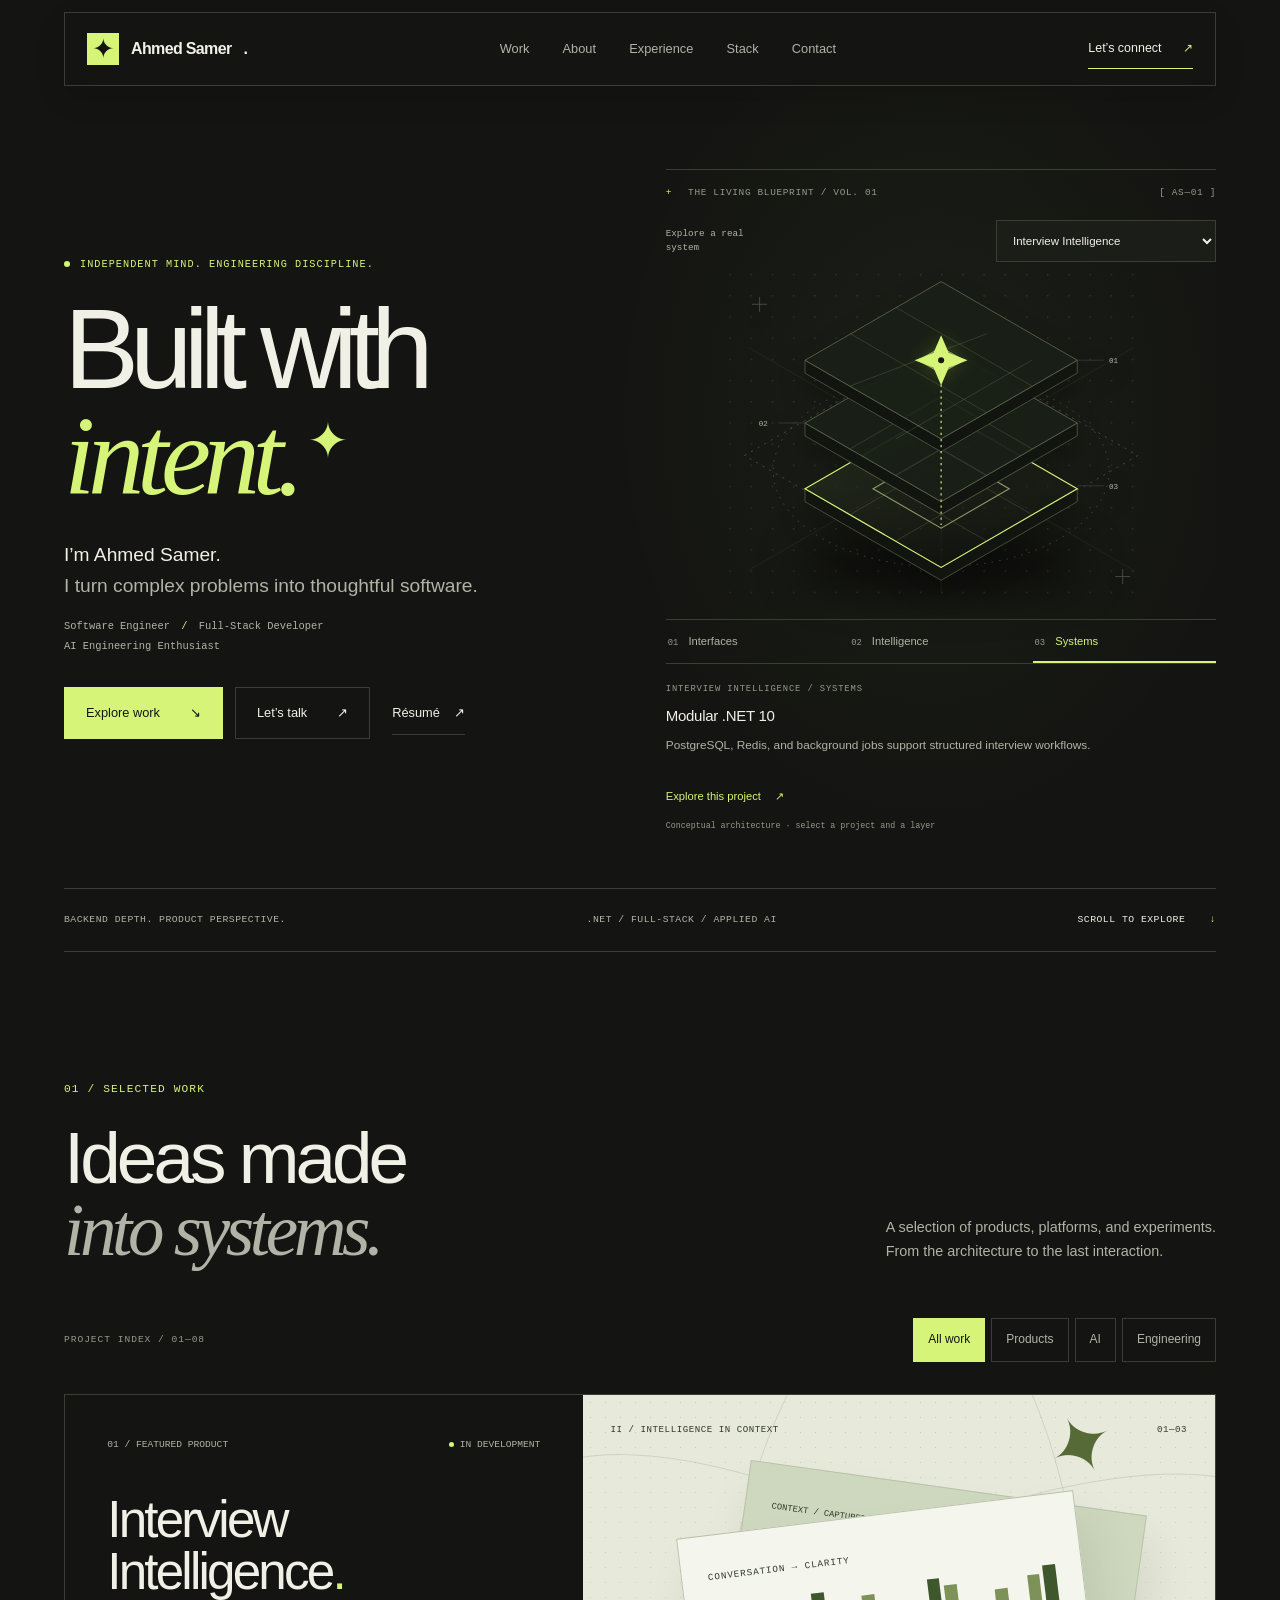
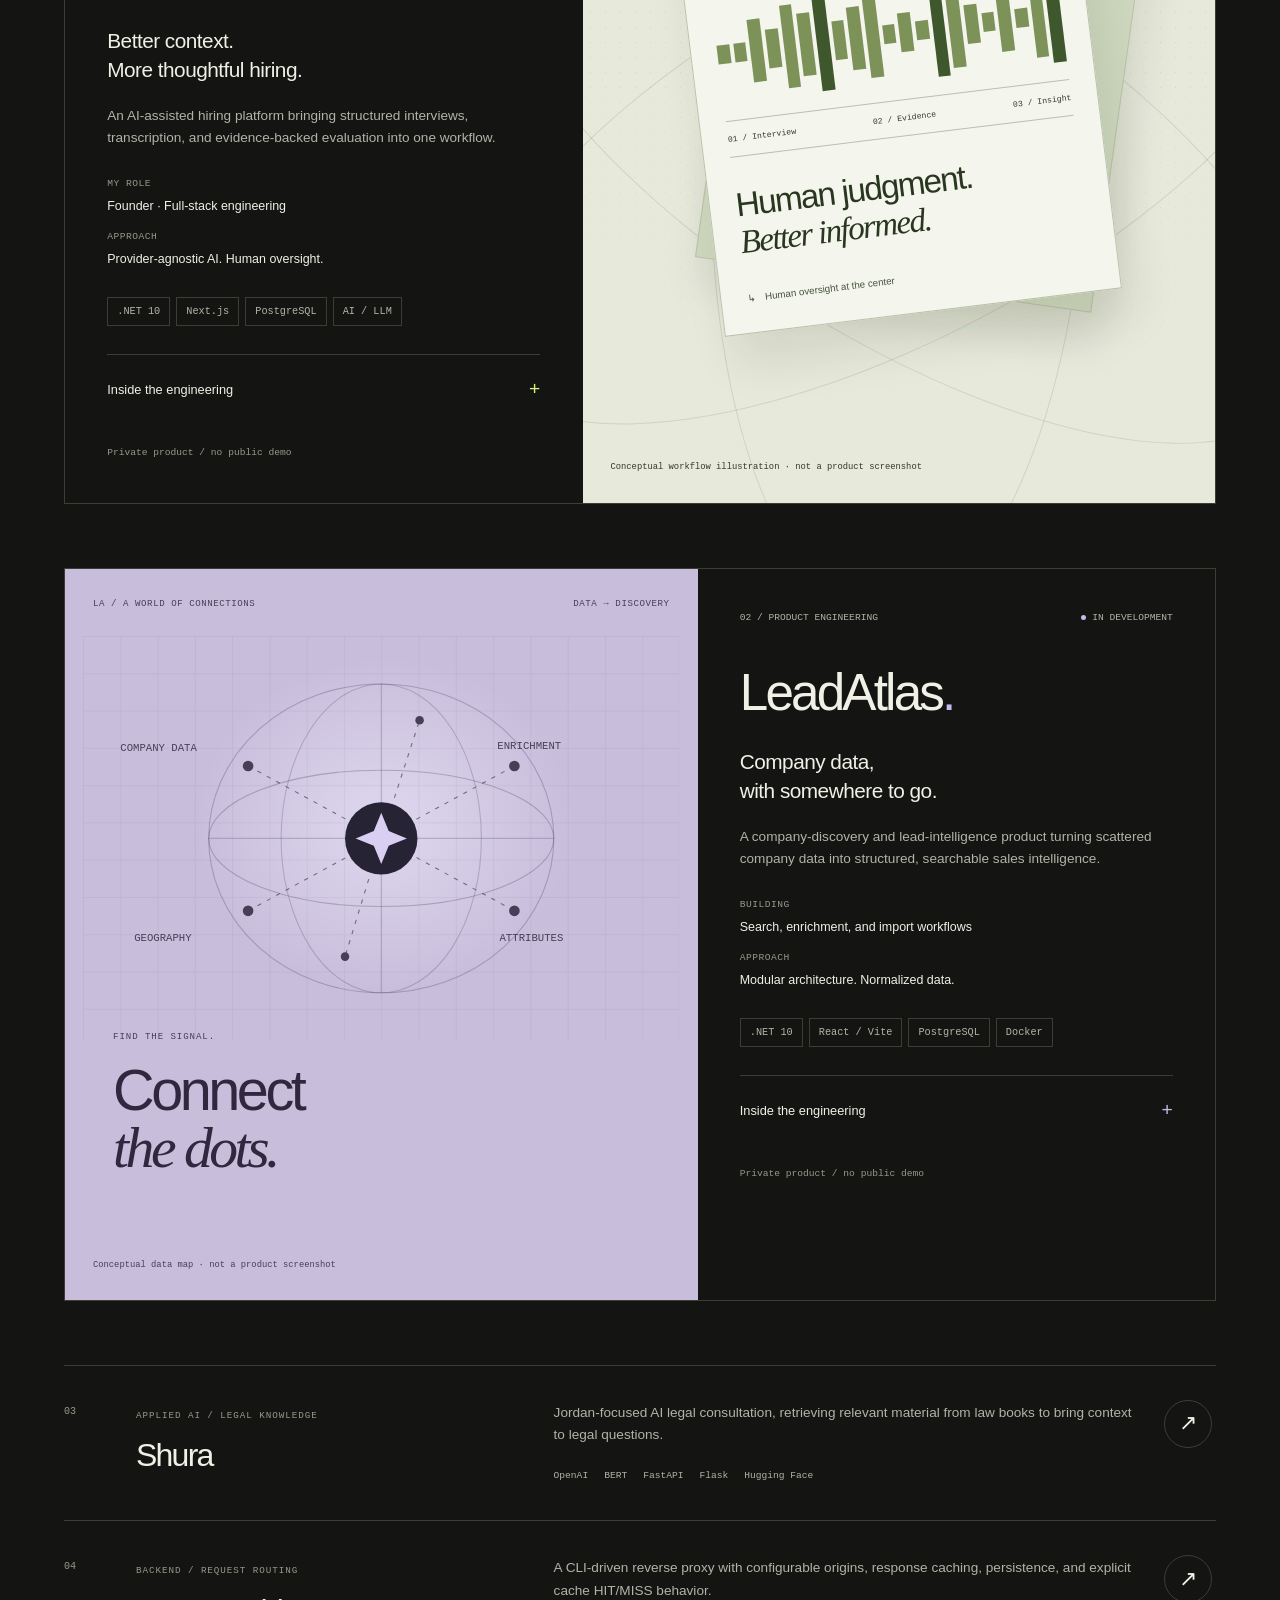
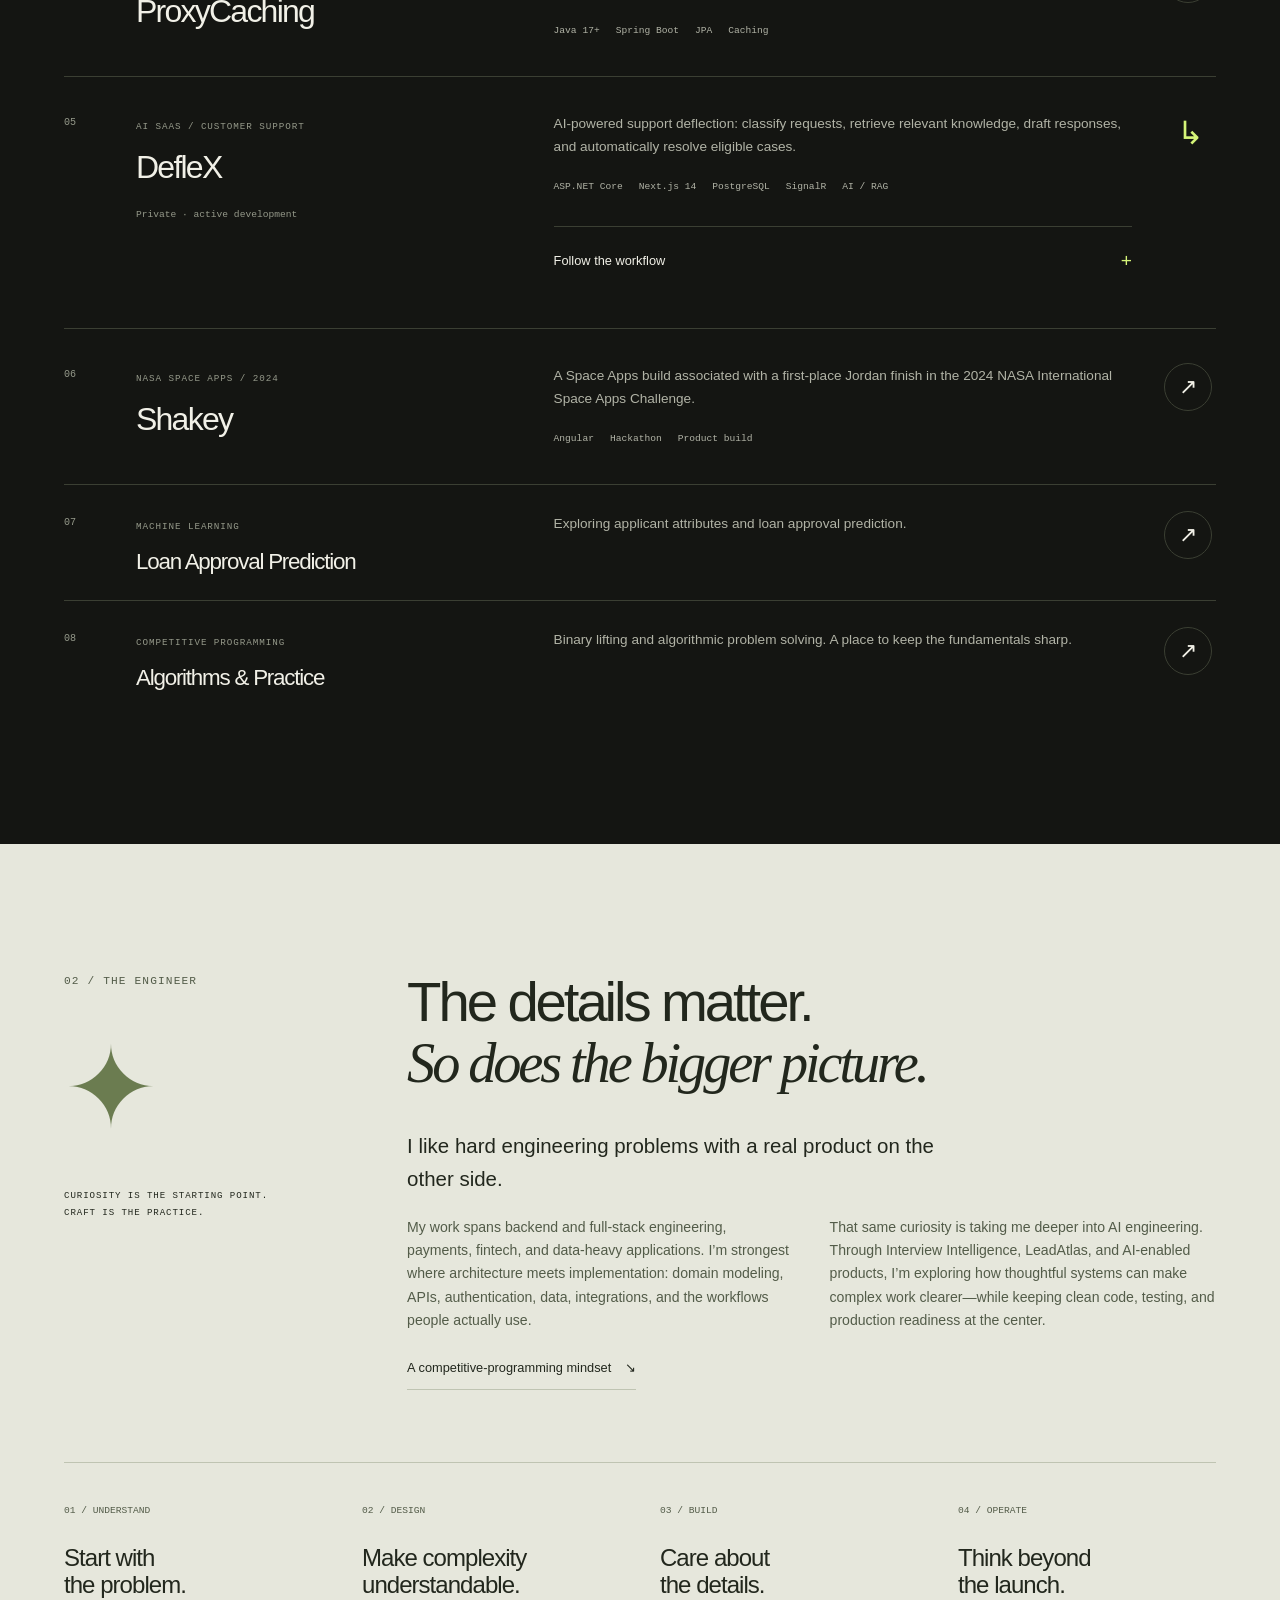
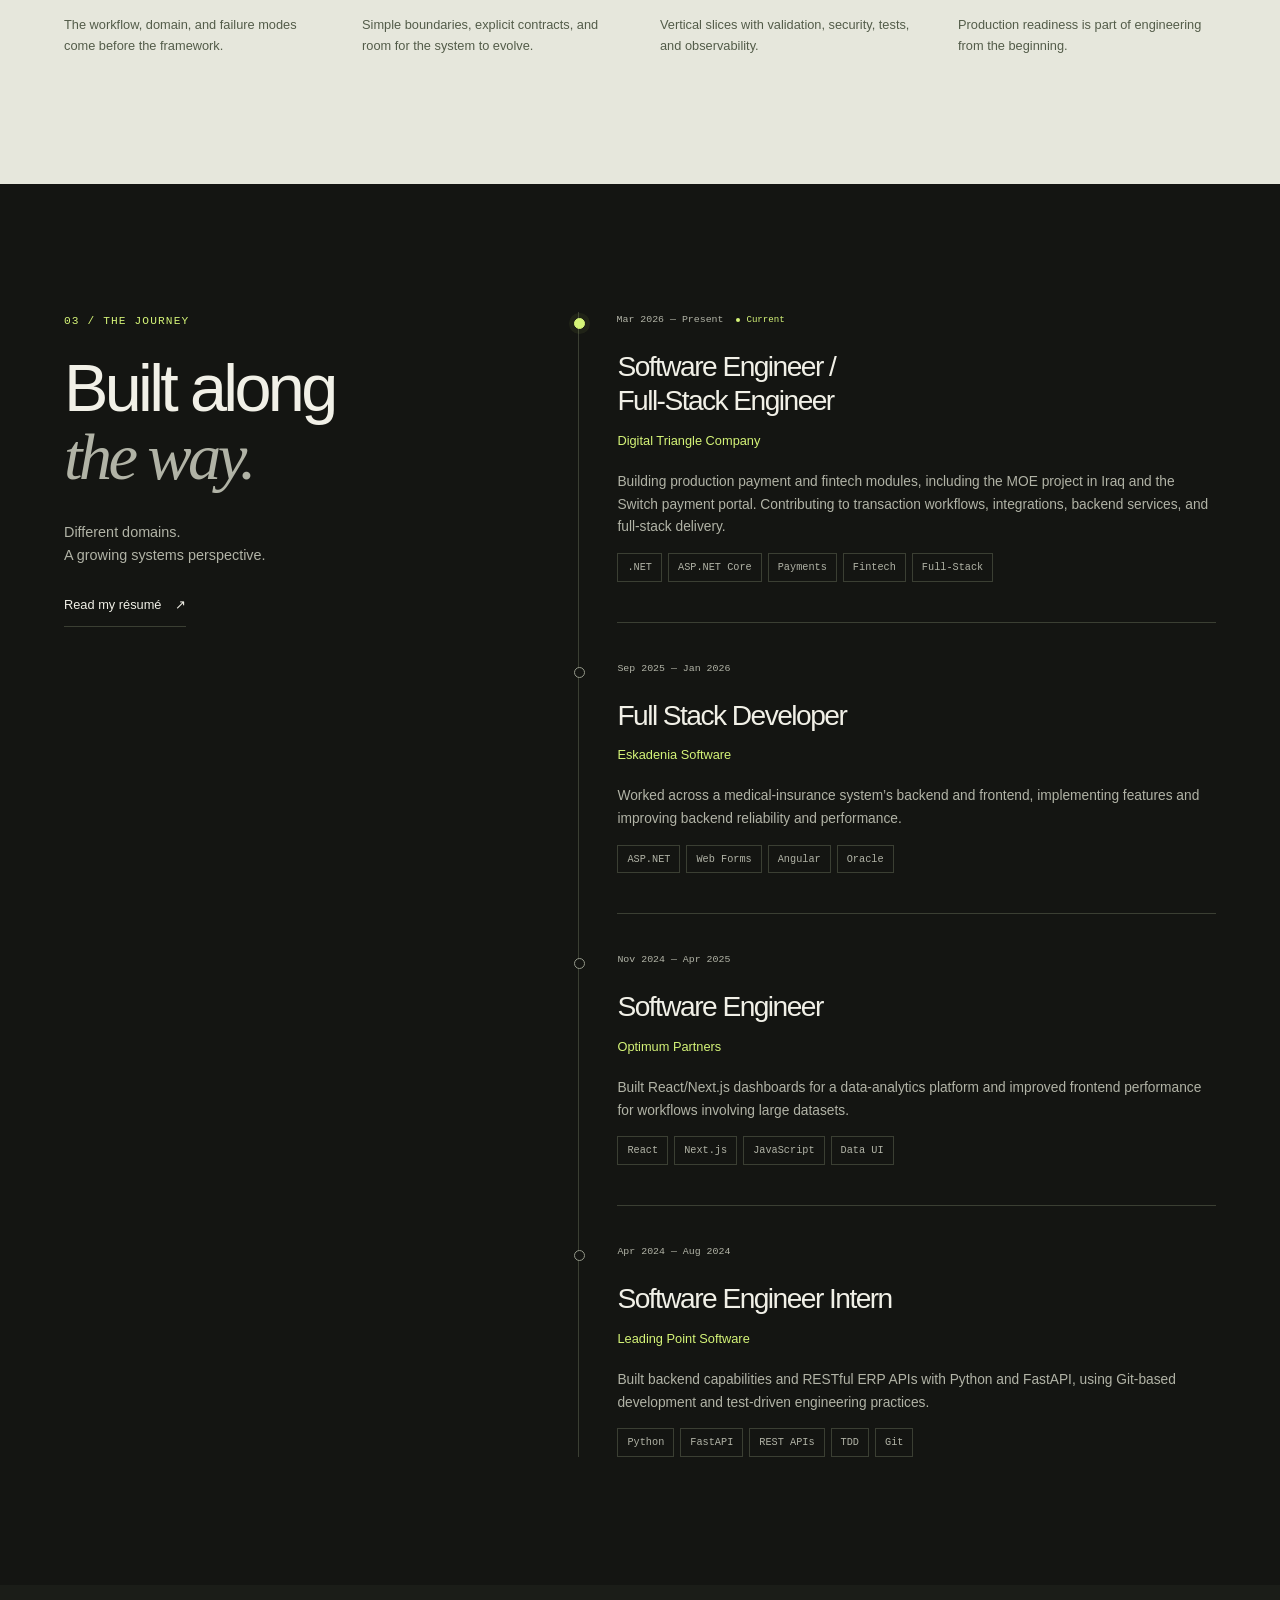
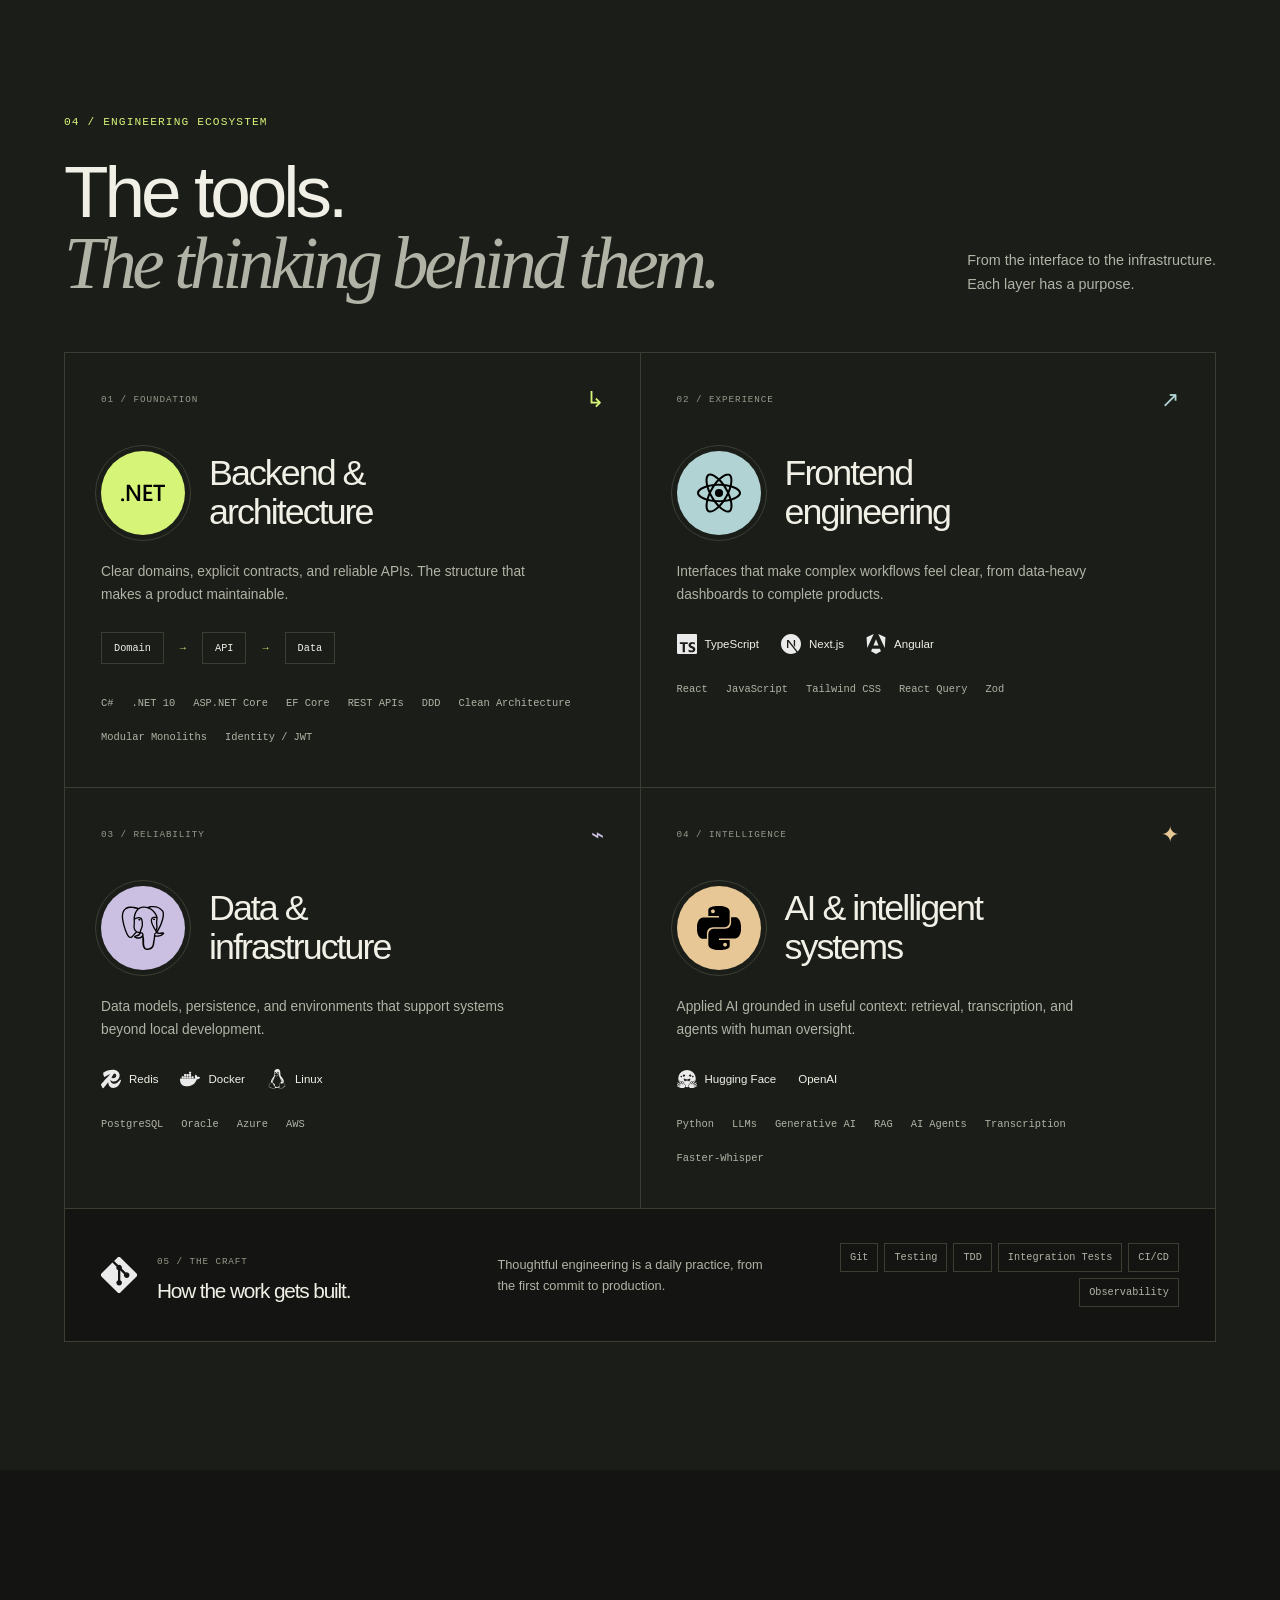
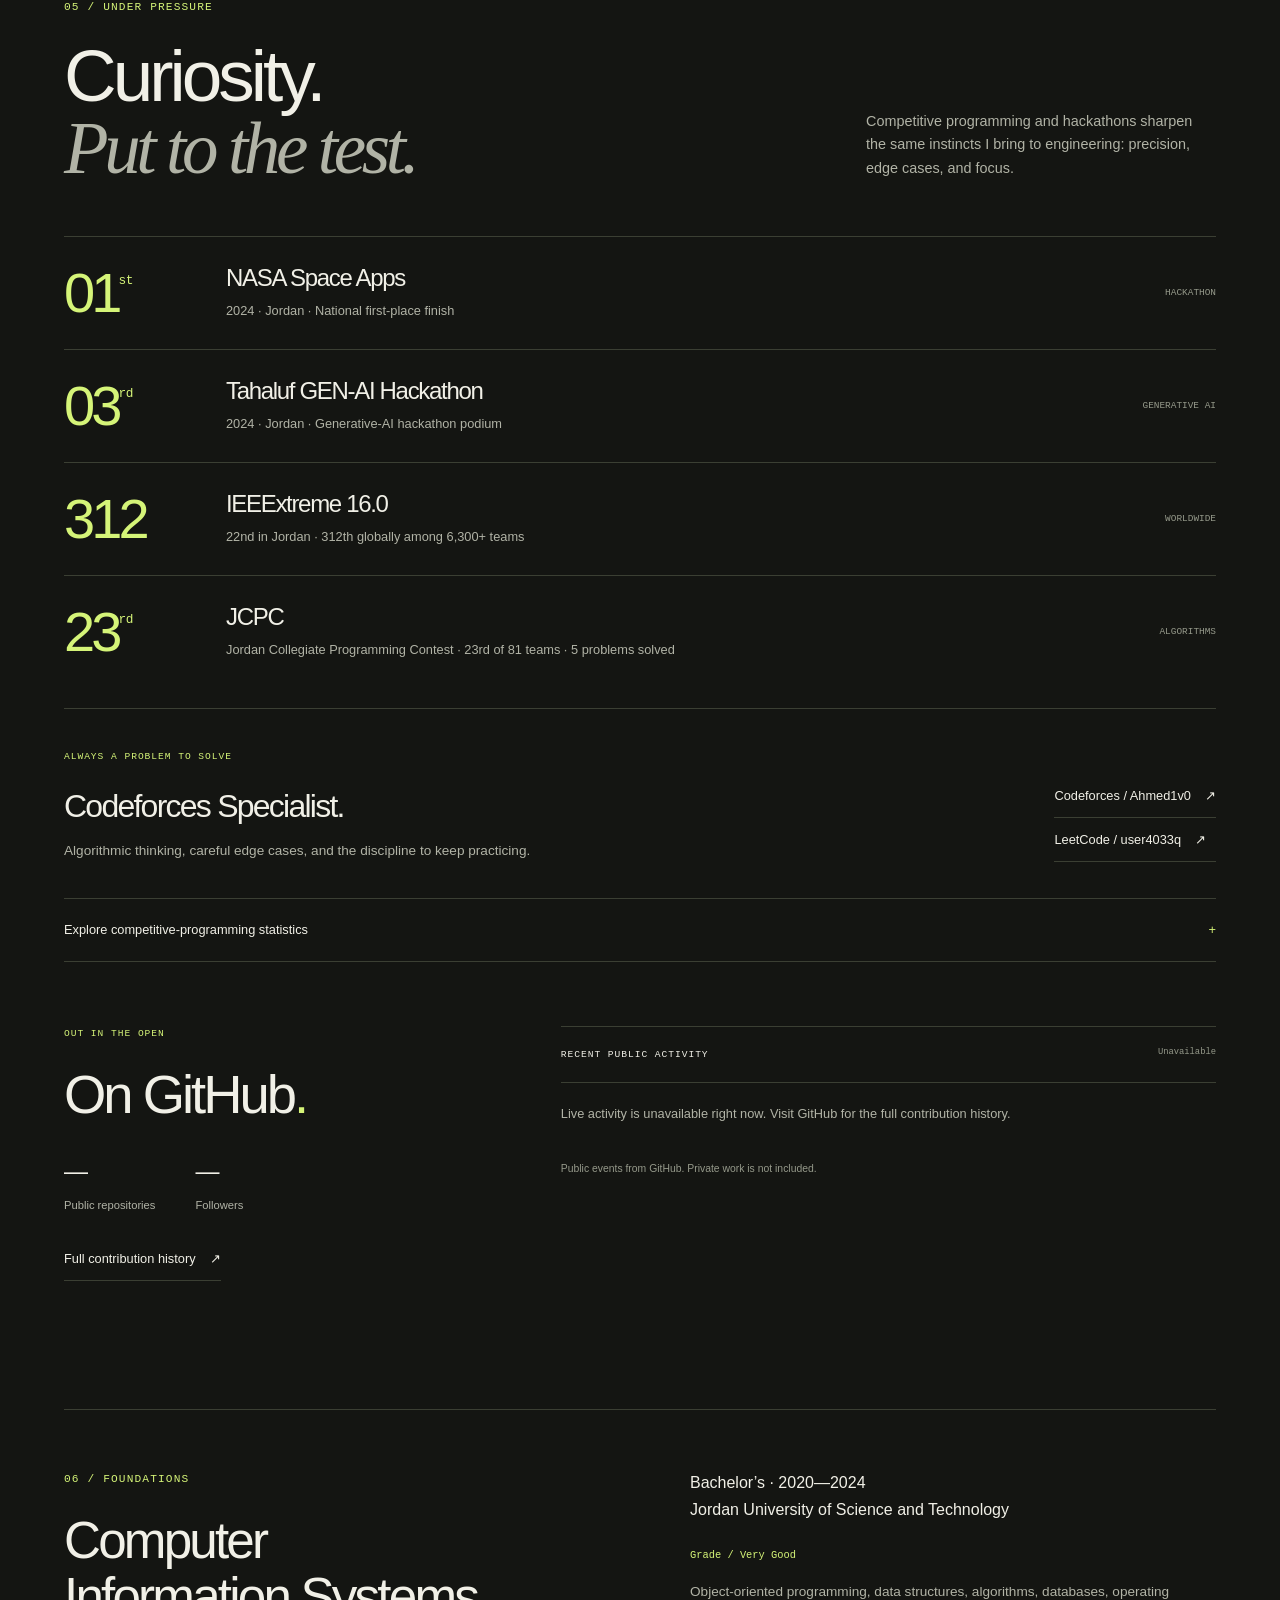
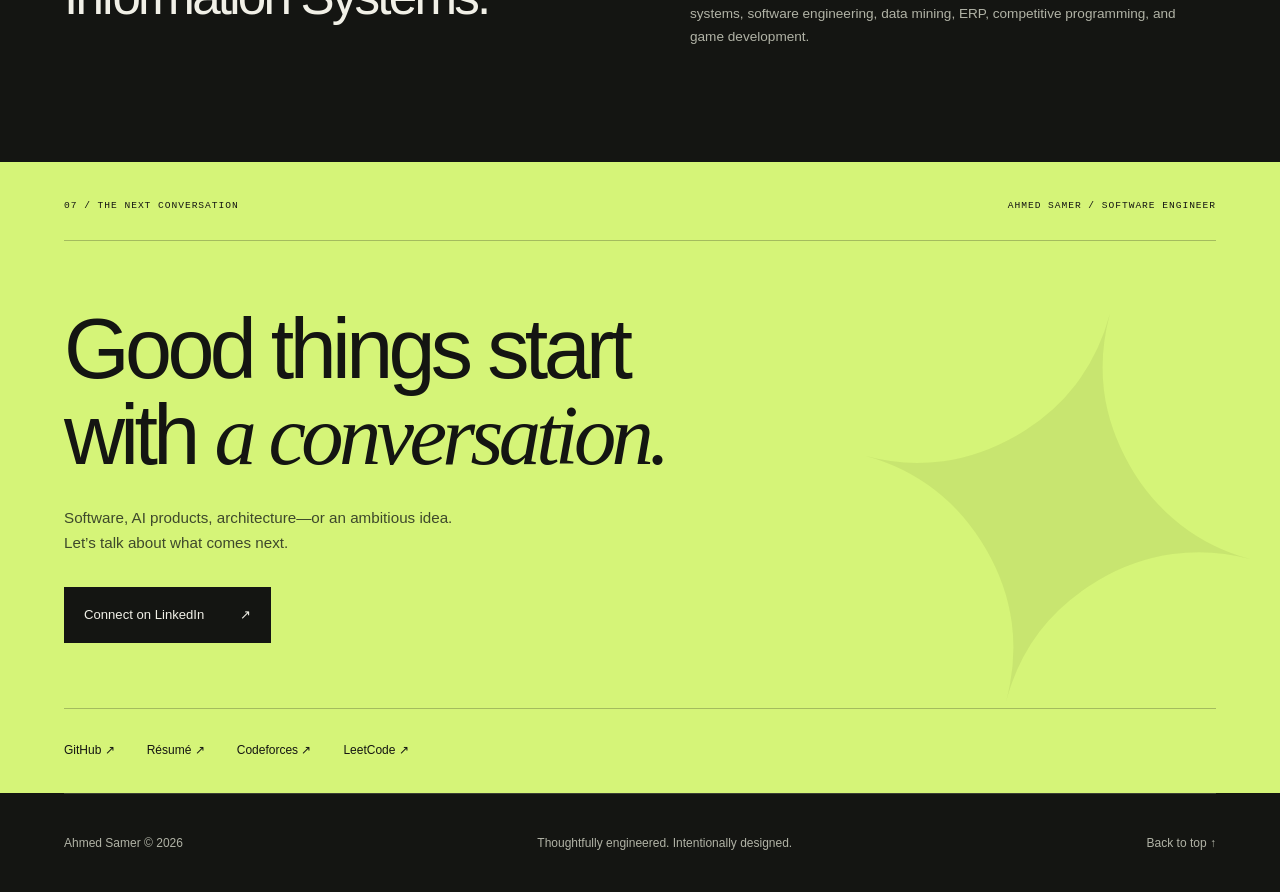
<file: index.html>
<!doctype html>
<html lang="en">
<head>
  <meta charset="utf-8">
  <meta name="viewport" content="width=device-width,initial-scale=1">
  <meta name="theme-color" content="#141512">
  <meta name="description" content="Ahmed Samer — Software Engineer, Full-Stack Developer, and AI Engineering Enthusiast. Explore production systems, AI products, and the thinking behind them.">
  <meta property="og:title" content="Ahmed Samer — Built with intent.">
  <meta property="og:description" content="Software engineering, fintech, AI products, system design, and competitive programming.">
  <meta property="og:type" content="website">
  <title>Ahmed Samer — Software Engineer · Built with intent.</title>
  <meta property="og:image" content="./assets/social-card.png">
  <meta property="og:image:width" content="1200">
  <meta property="og:image:height" content="630">
  <meta property="og:image:alt" content="Ahmed Samer — Built with intent. Software engineering, full-stack development, and applied AI.">
  <meta name="twitter:card" content="summary_large_image">
  <meta name="twitter:title" content="Ahmed Samer — Built with intent.">
  <meta name="twitter:description" content="Thoughtful software. From backend architecture to AI products.">
  <meta name="twitter:image" content="./assets/social-card.png">
  <link rel="icon" href="./assets/favicon.svg" type="image/svg+xml">
  <script type="application/ld+json">{"@context":"https://schema.org","@type":"Person","name":"Ahmed Samer","jobTitle":"Software Engineer","sameAs":["https://github.com/ahmed1v0","https://www.linkedin.com/in/ahmed-shanableh-a5ab7620a/","https://codeforces.com/profile/Ahmed1v0"]}</script>
  <link rel="stylesheet" href="./styles.css">
</head>
<body id="top">
  <a class="skip-link" href="#main">Skip to content</a>
  <header class="site-header">
    <nav class="shell nav" aria-label="Main navigation">
      <a class="brand" href="#top" aria-label="Ahmed Samer — home"><span class="brand-mark" aria-hidden="true">✦</span> Ahmed Samer<span aria-hidden="true">.</span></a>
      <button class="menu-toggle" type="button" aria-expanded="false" aria-controls="navigation">Menu +</button>
      <div class="navlinks" id="navigation">
        <a href="#projects">Work</a><a href="#about">About</a><a href="#experience">Experience</a><a href="#skills">Stack</a><a href="#contact">Contact</a>
      </div>
      <a class="nav-contact" href="https://www.linkedin.com/in/ahmed-shanableh-a5ab7620a/" target="_blank" rel="noopener noreferrer">Let’s connect <span aria-hidden="true">↗</span></a>
    </nav>
    <div class="scroll-progress" aria-hidden="true"></div>
  </header>
  <main id="main" tabindex="-1">
    <section class="shell hero" aria-labelledby="hero-title">
      <div class="hero-copy">
        <p class="eyebrow"><span class="status-dot" aria-hidden="true"></span>Independent mind. Engineering discipline.</p>
        <h1 id="hero-title"><span class="title-line"><span>Built with</span></span><span class="title-line"><span><em>intent.</em><span class="hero-period" aria-hidden="true">✦</span></span></span></h1>
        <p class="hero-intro">I’m Ahmed Samer.<br><span>I turn complex problems into thoughtful software.</span></p>
        <p class="hero-roles">Software Engineer <span>/</span> Full-Stack Developer<br>AI Engineering Enthusiast</p>
        <div class="actions">
          <a class="btn primary" href="#projects">Explore work <span aria-hidden="true">↘</span></a>
          <a class="btn" href="#contact">Let’s talk <span aria-hidden="true">↗</span></a>
          <a class="text-link resume-link" href="./resume.html">Résumé <span aria-hidden="true">↗</span></a>
        </div>
      </div>
      <div class="system-figure" data-layer="systems">
        <div class="figure-caption"><span>The Living Blueprint / Vol. 01</span><span aria-hidden="true">[ AS—01 ]</span></div>
        <div class="blueprint-selector" hidden><label for="blueprint-project">Explore a real system</label><select id="blueprint-project" aria-controls="blueprint-insight"><option value="interview">Interview Intelligence</option><option value="leadatlas">LeadAtlas</option><option value="deflex">DefleX</option></select></div>
        <div class="system-art" data-depth>
          <svg viewBox="0 0 560 440" role="img" aria-labelledby="system-title system-description">
            <title id="system-title">The layers of thoughtful software</title>
            <desc id="system-description">Three connected isometric layers represent interfaces, intelligence, and systems. A central signal connects them into one product.</desc>
            <defs>
              <pattern id="dot-grid" width="28" height="28" patternUnits="userSpaceOnUse"><circle cx="1" cy="1" r="1" fill="currentColor" opacity=".22"/></pattern>
              <linearGradient id="layer-fill" x1="0" y1="0" x2="1" y2="1"><stop stop-color="#303a24" stop-opacity=".65"/><stop offset="1" stop-color="#141512" stop-opacity=".4"/></linearGradient>
            </defs>
            <rect width="560" height="440" fill="url(#dot-grid)"/>
            <g class="construction" fill="none" stroke="currentColor" stroke-width="1">
              <path d="M20 240 280 90 540 240 280 390Z" stroke-dasharray="3 7"/>
              <path d="M280 26V420M25 97 535 392M25 392 535 97" opacity=".25"/>
              <ellipse cx="280" cy="260" rx="222" ry="127" stroke-dasharray="2 8"/>
              <path d="M30 40h20m-10-10v20M510 400h20m-10-10v20"/>
            </g>
            <g class="diagram-layer layer-systems">
              <path class="layer-side" d="m100 280 180 104 180-104v17L280 401 100 297Z"/>
              <path class="layer-plane" d="m100 280 180-104 180 104-180 104Z"/>
              <path class="layer-grid" d="m160 245 180 104m-120-139 180 104m-240 0 180-104m-120 139 180-104"/>
              <path class="layer-trace" d="m190 280 90 52 90-52-90-52Z"/>
            </g>
            <g class="diagram-layer layer-intelligence">
              <path class="layer-side" d="m100 197 180 104 180-104v17L280 318 100 214Z"/>
              <path class="layer-plane" d="m100 197 180-104 180 104-180 104Z"/>
              <path class="layer-grid" d="m160 162 180 104m-120-139 180 104m-240 0 180-104m-120 139 180-104"/>
              <path class="layer-trace" d="m220 197 60-35 60 35-60 35Z"/>
            </g>
            <g class="diagram-layer layer-interfaces">
              <path class="layer-side" d="m100 114 180 104 180-104v17L280 235 100 131Z"/>
              <path class="layer-plane" d="m100 114 180-104 180 104-180 104Z"/>
              <path class="layer-grid" d="m160 79 180 104m-120-139 180 104m-240 0L340 79m-120 139 180-104"/>
              <path class="layer-trace" d="m250 114 30-17 30 17-30 17Z"/>
            </g>
            <path class="signal-line" d="M280 114V332"/>
            <g class="signal-node"><path d="m280 81 10 23 25 10-25 10-10 23-10-23-25-10 25-10Z"/><circle cx="280" cy="114" r="4" fill="#141512"/></g>
            <g class="diagram-labels"><path d="M460 114h35M100 197H65M460 280h35"/><text x="502" y="118">01</text><text x="39" y="201">02</text><text x="502" y="284">03</text></g>
          </svg>
        </div>
        <div class="system-controls" role="group" aria-label="Choose a blueprint layer" hidden>
          <button type="button" data-layer="interfaces" aria-pressed="false" aria-controls="blueprint-insight"><span>01</span> Interfaces</button>
          <button type="button" data-layer="intelligence" aria-pressed="false" aria-controls="blueprint-insight"><span>02</span> Intelligence</button>
          <button type="button" data-layer="systems" aria-pressed="true" aria-controls="blueprint-insight"><span>03</span> Systems</button>
        </div>
        <div class="blueprint-insight" id="blueprint-insight" aria-live="polite" aria-atomic="true"><span class="mono" id="blueprint-context">Interview Intelligence / Systems</span><strong id="blueprint-technology">Modular .NET 10</strong><p id="layer-description">PostgreSQL, Redis, and background jobs support structured interview workflows.</p></div>
        <a class="blueprint-link text-link" href="#interview-intelligence">Explore this project <span aria-hidden="true">↗</span></a>
        <span class="blueprint-note">Conceptual architecture · select a project and a layer</span>
      </div>      <div class="hero-footnote"><span>Backend depth. Product perspective.</span><span>.NET / Full-stack / Applied AI</span><a href="#projects">Scroll to explore <span aria-hidden="true">↓</span></a></div>
    </section>
    <section class="shell section work-section" id="projects" aria-labelledby="work-title">
      <div class="section-heading reveal"><p class="eyebrow">01 / Selected work</p><div><h2 id="work-title">Ideas made<br><em>into systems.</em></h2><p>A selection of products, platforms, and experiments.<br>From the architecture to the last interaction.</p></div></div>
      <div class="work-toolbar"><span class="mono">Project index / 01—08</span><div class="filters" hidden role="group" aria-label="Filter projects"><button type="button" data-filter="all">All work</button><button type="button" data-filter="product">Products</button><button type="button" data-filter="ai">AI</button><button type="button" data-filter="engineering">Engineering</button></div></div>
      <p id="filter-status" class="sr-only" role="status" aria-live="polite">8 projects shown</p>
      <div class="projects" id="project-list">
        <article class="project feature-project interview-project reveal" id="interview-intelligence" data-category="product ai engineering" aria-labelledby="interview-title">
          <div class="project-copy">
            <div class="project-kicker"><span>01 / Featured product</span><span class="project-status">In development</span></div>
            <h3 id="interview-title">Interview<br>Intelligence<span class="accent-text">.</span></h3>
            <p class="project-deck">Better context.<br>More thoughtful hiring.</p>
            <p>An AI-assisted hiring platform bringing structured interviews, transcription, and evidence-backed evaluation into one workflow.</p>
            <dl class="project-facts"><div><dt>My role</dt><dd>Founder · Full-stack engineering</dd></div><div><dt>Approach</dt><dd>Provider-agnostic AI. Human oversight.</dd></div></dl>
            <div class="chips"><span>.NET 10</span><span>Next.js</span><span>PostgreSQL</span><span>AI / LLM</span></div>
            <details class="project-details"><summary>Inside the engineering <span aria-hidden="true">+</span></summary><div class="detail-body"><h4>The workflow</h4><p>Scheduling, candidates, roles, dashboards, and interview templates give the hiring process structure. Transcription and résumé parsing/matching provide context for AI scoring, summaries, and insights.</p><h4>The architecture</h4><p>A modular .NET 10 backend and Next.js frontend, supported by PostgreSQL, Redis, background jobs, and Docker. The AI architecture is provider-agnostic, with human oversight.</p><h4>The engineering focus</h4><p>Connecting interview evidence to evaluation while keeping people in the decision loop. The product is private and in active development; its intended value is better-informed hiring decisions.</p></div></details>
            <span class="project-availability">Private product / no public demo</span>
          </div>
          <figure class="project-art interview-art" aria-label="Conceptual workflow: conversation becomes evidence, then human-reviewed insight">
            <div class="art-caption"><span>II / Intelligence in context</span><span>01—03</span></div>
            <div class="interview-orbit" aria-hidden="true"><i></i><i></i><i></i><span>✦</span></div>
            <div class="evidence-composition" data-depth>
              <div class="evidence-sheet sheet-back" aria-hidden="true"><span>CONTEXT / CAPTURED</span><i></i><i></i><i></i><i></i></div>
              <div class="evidence-sheet sheet-front"><span class="mono">Conversation → clarity</span><div class="waveform" aria-hidden="true"><i></i><i></i><i></i><i></i><i></i><i></i><i></i><i></i><i></i><i></i><i></i><i></i><i></i><i></i><i></i><i></i><i></i><i></i><i></i><i></i><i></i></div><div class="evidence-route"><span>01 / Interview</span><span>02 / Evidence</span><span>03 / Insight</span></div><p>Human judgment.<br><em>Better informed.</em></p><div class="review-note"><span aria-hidden="true">↳</span> Human oversight at the center</div></div>
            </div>
            <figcaption>Conceptual workflow illustration · not a product screenshot</figcaption>
          </figure>
        </article>

        <article class="project feature-project leadatlas-project reveal" id="leadatlas" data-category="product engineering" aria-labelledby="leadatlas-title">
          <figure class="project-art atlas-art" aria-label="Conceptual company-discovery map connecting structured data, search, and enrichment">
            <div class="art-caption"><span>LA / A world of connections</span><span>Data → discovery</span></div>
            <div class="atlas-map" data-depth>
              <svg viewBox="0 0 560 380" role="img" aria-label="Abstract network of searchable company data">
                <defs><pattern id="atlas-grid" width="35" height="35" patternUnits="userSpaceOnUse"><path d="M35 0H0V35" fill="none" stroke="currentColor" stroke-opacity=".12"/></pattern></defs>
                <rect x="0" y="0" width="560" height="380" fill="url(#atlas-grid)"/>
                <g fill="none" stroke="currentColor"><ellipse cx="280" cy="190" rx="162" ry="145" opacity=".3"/><ellipse cx="280" cy="190" rx="94" ry="145" opacity=".25"/><ellipse cx="280" cy="190" rx="162" ry="64" opacity=".3"/><path d="M118 190h324M280 45v290" opacity=".25"/><path d="m155 122 125 68 125-68M155 258l125-68 125 68M280 190l36-111M280 190l-34 111" stroke-dasharray="4 6" opacity=".7"/></g>
                <g class="atlas-nodes" fill="currentColor"><circle cx="155" cy="122" r="5"/><circle cx="405" cy="122" r="5"/><circle cx="155" cy="258" r="5"/><circle cx="405" cy="258" r="5"/><circle cx="316" cy="79" r="4"/><circle cx="246" cy="301" r="4"/></g>
                <circle cx="280" cy="190" r="34" fill="#252334"/><path d="m280 166 7 17 17 7-17 7-7 17-7-17-17-7 17-7Z" fill="#d9cff2"/>
                <g fill="currentColor" font-family="monospace" font-size="10"><text x="35" y="108">COMPANY DATA</text><text x="389" y="106">ENRICHMENT</text><text x="48" y="286">GEOGRAPHY</text><text x="391" y="286">ATTRIBUTES</text></g>
              </svg>
            </div>
            <div class="atlas-label"><span class="mono">Find the signal.</span><p>Connect<br><em>the dots.</em></p></div>
            <figcaption>Conceptual data map · not a product screenshot</figcaption>
          </figure>
          <div class="project-copy">
            <div class="project-kicker"><span>02 / Product engineering</span><span class="project-status">In development</span></div>
            <h3 id="leadatlas-title">LeadAtlas<span class="accent-text">.</span></h3>
            <p class="project-deck">Company data,<br>with somewhere to go.</p>
            <p>A company-discovery and lead-intelligence product turning scattered company data into structured, searchable sales intelligence.</p>
            <dl class="project-facts"><div><dt>Building</dt><dd>Search, enrichment, and import workflows</dd></div><div><dt>Approach</dt><dd>Modular architecture. Normalized data.</dd></div></dl>
            <div class="chips"><span>.NET 10</span><span>React / Vite</span><span>PostgreSQL</span><span>Docker</span></div>
            <details class="project-details"><summary>Inside the engineering <span aria-hidden="true">+</span></summary><div class="detail-body"><h4>The workflow</h4><p>Search by geography and company attributes, enrich leads and contacts, and bring in documents and spreadsheets.</p><h4>The architecture</h4><p>A modular .NET backend, React/Vite frontend, EF Core, and a normalized PostgreSQL model. Docker supports the environment; architecture and integration tests protect the system boundaries.</p><h4>The engineering focus</h4><p>Turning imported and enriched company data into a consistent model that can be searched. Private and in active development, with structured sales intelligence as the intended product value.</p></div></details>
            <span class="project-availability">Private product / no public demo</span>
          </div>
        </article>

        <article class="project index-project reveal" id="shura" data-category="ai product"><span class="project-number">03</span><div class="index-title"><span class="mono">Applied AI / Legal knowledge</span><h3>Shura</h3></div><div class="index-description"><p>Jordan-focused AI legal consultation, retrieving relevant material from law books to bring context to legal questions.</p><div class="chips"><span>OpenAI</span><span>BERT</span><span>FastAPI</span><span>Flask</span><span>Hugging Face</span></div></div><a class="project-arrow" href="https://github.com/ahmed1v0/Gen-Ai-Project" target="_blank" rel="noopener noreferrer" aria-label="Shura repository on GitHub">↗</a></article>
        <article class="project index-project reveal" id="proxycaching" data-category="engineering"><span class="project-number">04</span><div class="index-title"><span class="mono">Backend / Request routing</span><h3>ProxyCaching</h3></div><div class="index-description"><p>A CLI-driven reverse proxy with configurable origins, response caching, persistence, and explicit cache HIT/MISS behavior.</p><div class="chips"><span>Java 17+</span><span>Spring Boot</span><span>JPA</span><span>Caching</span></div></div><a class="project-arrow" href="https://github.com/ahmed1v0/proxycache" target="_blank" rel="noopener noreferrer" aria-label="ProxyCaching repository on GitHub">↗</a></article>
        <article class="project index-project deflex-project reveal" id="deflex" data-category="ai product engineering"><span class="project-number">05</span><div class="index-title"><span class="mono">AI SaaS / Customer support</span><h3>DefleX</h3><span class="project-availability">Private · active development</span></div><div class="index-description"><p>AI-powered support deflection: classify requests, retrieve relevant knowledge, draft responses, and automatically resolve eligible cases.</p><div class="chips"><span>ASP.NET Core</span><span>Next.js 14</span><span>PostgreSQL</span><span>SignalR</span><span>AI / RAG</span></div><details class="project-details"><summary>Follow the workflow <span aria-hidden="true">+</span></summary><div class="detail-body"><p>Inbound request → classification → knowledge retrieval → response draft → eligible-case resolution. The product combines ASP.NET Core, Next.js 14, PostgreSQL, SignalR, and AI/RAG.</p></div></details></div><span class="index-symbol" aria-hidden="true">↳</span></article>
        <article class="project index-project reveal" id="shakey" data-category="product engineering"><span class="project-number">06</span><div class="index-title"><span class="mono">NASA Space Apps / 2024</span><h3>Shakey</h3></div><div class="index-description"><p>A Space Apps build associated with a first-place Jordan finish in the 2024 NASA International Space Apps Challenge.</p><div class="chips"><span>Angular</span><span>Hackathon</span><span>Product build</span></div></div><a class="project-arrow" href="https://github.com/ahmed1v0/NasaProject" target="_blank" rel="noopener noreferrer" aria-label="Shakey repository on GitHub">↗</a></article>
        <article class="project index-project compact-project reveal" data-category="ai"><span class="project-number">07</span><div class="index-title"><span class="mono">Machine learning</span><h3>Loan Approval Prediction</h3></div><p class="index-description">Exploring applicant attributes and loan approval prediction.</p><a class="project-arrow" href="https://github.com/ahmed1v0/Loan-Approval-Prediction-System" target="_blank" rel="noopener noreferrer" aria-label="Loan Approval Prediction repository on GitHub">↗</a></article>
        <article class="project index-project compact-project reveal" data-category="engineering"><span class="project-number">08</span><div class="index-title"><span class="mono">Competitive programming</span><h3>Algorithms & Practice</h3></div><p class="index-description">Binary lifting and algorithmic problem solving. A place to keep the fundamentals sharp.</p><a class="project-arrow" href="https://github.com/ahmed1v0/BinaryLifting" target="_blank" rel="noopener noreferrer" aria-label="Algorithms and Practice repository on GitHub">↗</a></article>
      </div>
    </section>
    <section class="section about-section" id="about" aria-labelledby="about-title"><div class="shell">
      <div class="about-editorial">
        <div class="about-margin"><p class="eyebrow">02 / The engineer</p><span class="editorial-mark" aria-hidden="true">✦</span><p class="mono">Curiosity is the starting point.<br>Craft is the practice.</p></div>
        <div class="about-story reveal"><h2 id="about-title">The details matter.<br><em>So does the bigger picture.</em></h2><p class="story-lead">I like hard engineering problems with a real product on the other side.</p><div class="story-columns"><p>My work spans backend and full-stack engineering, payments, fintech, and data-heavy applications. I’m strongest where architecture meets implementation: domain modeling, APIs, authentication, data, integrations, and the workflows people actually use.</p><p>That same curiosity is taking me deeper into AI engineering. Through Interview Intelligence, LeadAtlas, and AI-enabled products, I’m exploring how thoughtful systems can make complex work clearer—while keeping clean code, testing, and production readiness at the center.</p></div><a class="text-link" href="#achievements">A competitive-programming mindset <span aria-hidden="true">↘</span></a></div>
      </div>
      <div class="principles-strip"><article class="reveal"><span>01 / Understand</span><h3>Start with<br>the problem.</h3><p>The workflow, domain, and failure modes come before the framework.</p></article><article class="reveal"><span>02 / Design</span><h3>Make complexity<br>understandable.</h3><p>Simple boundaries, explicit contracts, and room for the system to evolve.</p></article><article class="reveal"><span>03 / Build</span><h3>Care about<br>the details.</h3><p>Vertical slices with validation, security, tests, and observability.</p></article><article class="reveal"><span>04 / Operate</span><h3>Think beyond<br>the launch.</h3><p>Production readiness is part of engineering from the beginning.</p></article></div>
    </div></section>

    <section class="shell section career-section" id="experience" aria-labelledby="experience-title">
      <div class="career-heading"><p class="eyebrow">03 / The journey</p><h2 id="experience-title">Built along<br><em>the way.</em></h2><p>Different domains.<br>A growing systems perspective.</p><a class="text-link" href="./resume.html">Read my résumé <span aria-hidden="true">↗</span></a></div>
      <div class="timeline">
        <article class="career-entry reveal"><div class="career-date"><time datetime="2026-03">Mar 2026 — Present</time><span class="current-status"><i aria-hidden="true"></i>Current</span></div><h3>Software Engineer /<br>Full-Stack Engineer</h3><p class="career-company">Digital Triangle Company</p><p>Building production payment and fintech modules, including the MOE project in Iraq and the Switch payment portal. Contributing to transaction workflows, integrations, backend services, and full-stack delivery.</p><div class="chips"><span>.NET</span><span>ASP.NET Core</span><span>Payments</span><span>Fintech</span><span>Full-Stack</span></div></article>
        <article class="career-entry reveal"><div class="career-date"><time datetime="2025-09">Sep 2025 — Jan 2026</time></div><h3>Full Stack Developer</h3><p class="career-company">Eskadenia Software</p><p>Worked across a medical-insurance system’s backend and frontend, implementing features and improving backend reliability and performance.</p><div class="chips"><span>ASP.NET</span><span>Web Forms</span><span>Angular</span><span>Oracle</span></div></article>
        <article class="career-entry reveal"><div class="career-date"><time datetime="2024-11">Nov 2024 — Apr 2025</time></div><h3>Software Engineer</h3><p class="career-company">Optimum Partners</p><p>Built React/Next.js dashboards for a data-analytics platform and improved frontend performance for workflows involving large datasets.</p><div class="chips"><span>React</span><span>Next.js</span><span>JavaScript</span><span>Data UI</span></div></article>
        <article class="career-entry reveal"><div class="career-date"><time datetime="2024-04">Apr 2024 — Aug 2024</time></div><h3>Software Engineer Intern</h3><p class="career-company">Leading Point Software</p><p>Built backend capabilities and RESTful ERP APIs with Python and FastAPI, using Git-based development and test-driven engineering practices.</p><div class="chips"><span>Python</span><span>FastAPI</span><span>REST APIs</span><span>TDD</span><span>Git</span></div></article>
      </div>
    </section>

    <section class="section stack-section" id="skills" aria-labelledby="skills-title"><div class="shell">
      <div class="section-heading reveal"><p class="eyebrow">04 / Engineering ecosystem</p><div><h2 id="skills-title">The tools.<br><em>The thinking behind them.</em></h2><p>From the interface to the infrastructure.<br>Each layer has a purpose.</p></div></div>
      <div class="stack-grid">
        <article class="stack-panel backend-panel reveal"><div class="stack-panel-top"><span class="mono">01 / Foundation</span><span aria-hidden="true">↳</span></div><div class="stack-identity"><div class="stack-emblem"><img src="./assets/icons/dotnet.svg" alt=".NET" width="44" height="44" loading="lazy"></div><h3>Backend &<br>architecture</h3></div><p>Clear domains, explicit contracts, and reliable APIs. The structure that makes a product maintainable.</p><div class="stack-route" aria-label="Backend architecture: domain, API, data"><span>Domain</span><i aria-hidden="true">→</i><span>API</span><i aria-hidden="true">→</i><span>Data</span></div><div class="chips"><span>C#</span><span>.NET 10</span><span>ASP.NET Core</span><span>EF Core</span><span>REST APIs</span><span>DDD</span><span>Clean Architecture</span><span>Modular Monoliths</span><span>Identity / JWT</span></div></article>
        <article class="stack-panel frontend-panel reveal"><div class="stack-panel-top"><span class="mono">02 / Experience</span><span aria-hidden="true">↗</span></div><div class="stack-identity"><div class="stack-emblem"><img src="./assets/icons/react.svg" alt="React" width="44" height="44" loading="lazy"></div><h3>Frontend<br>engineering</h3></div><p>Interfaces that make complex workflows feel clear, from data-heavy dashboards to complete products.</p><div class="technology-icons"><span><img src="./assets/icons/typescript.svg" alt="" width="20" height="20" loading="lazy">TypeScript</span><span><img src="./assets/icons/nextdotjs.svg" alt="" width="20" height="20" loading="lazy">Next.js</span><span><img src="./assets/icons/angular.svg" alt="" width="20" height="20" loading="lazy">Angular</span></div><div class="chips"><span>React</span><span>JavaScript</span><span>Tailwind CSS</span><span>React Query</span><span>Zod</span></div></article>
        <article class="stack-panel data-panel reveal"><div class="stack-panel-top"><span class="mono">03 / Reliability</span><span aria-hidden="true">⌁</span></div><div class="stack-identity"><div class="stack-emblem"><img src="./assets/icons/postgresql.svg" alt="PostgreSQL" width="44" height="44" loading="lazy"></div><h3>Data &<br>infrastructure</h3></div><p>Data models, persistence, and environments that support systems beyond local development.</p><div class="technology-icons"><span><img src="./assets/icons/redis.svg" alt="" width="20" height="20" loading="lazy">Redis</span><span><img src="./assets/icons/docker.svg" alt="" width="20" height="20" loading="lazy">Docker</span><span><img src="./assets/icons/linux.svg" alt="" width="20" height="20" loading="lazy">Linux</span></div><div class="chips"><span>PostgreSQL</span><span>Oracle</span><span>Azure</span><span>AWS</span></div></article>
        <article class="stack-panel ai-panel reveal"><div class="stack-panel-top"><span class="mono">04 / Intelligence</span><span aria-hidden="true">✦</span></div><div class="stack-identity"><div class="stack-emblem"><img src="./assets/icons/python.svg" alt="Python" width="44" height="44" loading="lazy"></div><h3>AI & intelligent<br>systems</h3></div><p>Applied AI grounded in useful context: retrieval, transcription, and agents with human oversight.</p><div class="technology-icons"><span><img src="./assets/icons/huggingface.svg" alt="" width="20" height="20" loading="lazy">Hugging Face</span><span class="tech-wordmark">OpenAI</span></div><div class="chips"><span>Python</span><span>LLMs</span><span>Generative AI</span><span>RAG</span><span>AI Agents</span><span>Transcription</span><span>Faster-Whisper</span></div></article>
        <article class="practice-panel reveal"><div class="practice-heading"><img src="./assets/icons/git.svg" alt="Git" width="36" height="36" loading="lazy"><div><span class="mono">05 / The craft</span><h3>How the work gets built.</h3></div></div><p>Thoughtful engineering is a daily practice, from the first commit to production.</p><div class="chips"><span>Git</span><span>Testing</span><span>TDD</span><span>Integration Tests</span><span>CI/CD</span><span>Observability</span></div></article>
      </div>
    </div></section>

    <section class="shell section recognition-section" id="achievements" aria-labelledby="recognition-title">
      <div class="section-heading reveal"><p class="eyebrow">05 / Under pressure</p><div><h2 id="recognition-title">Curiosity.<br><em>Put to the test.</em></h2><p>Competitive programming and hackathons sharpen the same instincts I bring to engineering: precision, edge cases, and focus.</p></div></div>
      <div class="recognition-list">
        <article class="recognition-row reveal"><span class="award-place">01<sup>st</sup></span><div><h3>NASA Space Apps</h3><p>2024 · Jordan · National first-place finish</p></div><span class="award-type">Hackathon</span></article>
        <article class="recognition-row reveal"><span class="award-place">03<sup>rd</sup></span><div><h3>Tahaluf GEN-AI Hackathon</h3><p>2024 · Jordan · Generative-AI hackathon podium</p></div><span class="award-type">Generative AI</span></article>
        <article class="recognition-row reveal"><span class="award-place">312</span><div><h3>IEEExtreme 16.0</h3><p>22nd in Jordan · 312th globally among 6,300+ teams</p></div><span class="award-type">Worldwide</span></article>
        <article class="recognition-row reveal"><span class="award-place">23<sup>rd</sup></span><div><h3>JCPC</h3><p>Jordan Collegiate Programming Contest · 23rd of 81 teams · 5 problems solved</p></div><span class="award-type">Algorithms</span></article>
      </div>
      <div class="problem-solving"><div><p class="eyebrow">Always a problem to solve</p><h3>Codeforces Specialist.</h3><p>Algorithmic thinking, careful edge cases, and the discipline to keep practicing.</p></div><div class="profile-links"><a class="text-link" href="https://codeforces.com/profile/Ahmed1v0" target="_blank" rel="noopener noreferrer">Codeforces / Ahmed1v0 <span aria-hidden="true">↗</span></a><a class="text-link" href="https://leetcode.com/u/user4033q/" target="_blank" rel="noopener noreferrer">LeetCode / user4033q <span aria-hidden="true">↗</span></a></div></div>
      <details class="profile-snapshots"><summary>Explore competitive-programming statistics <span aria-hidden="true">+</span></summary><div class="cpgrid"><a class="profile-snapshot" href="https://codeforces.com/profile/Ahmed1v0" target="_blank" rel="noopener noreferrer"><span>Codeforces / Ahmed1v0 ↗</span><img data-src="https://codeforces-stats-vlx.vercel.app/api/card?username=Ahmed1v0&amp;theme=dark" alt="Ahmed1v0 Codeforces statistics" width="480" height="320" hidden><p class="snapshot-status">Open Codeforces for current statistics.</p></a><a class="profile-snapshot" href="https://leetcode.com/u/user4033q/" target="_blank" rel="noopener noreferrer"><span>LeetCode / user4033q ↗</span><img data-src="https://leetcard.jacoblin.cool/user4033q?theme=dark&amp;font=JetBrains%20Mono&amp;ext=heatmap" alt="user4033q LeetCode statistics" width="480" height="320" hidden><p class="snapshot-status">Open LeetCode for current statistics.</p></a></div></details>
      <div class="github-activity" id="github-activity"><div class="github-intro"><p class="eyebrow">Out in the open</p><h3>On GitHub<span class="accent-text">.</span></h3><div class="github-stats"><div><strong id="repos">—</strong><span>Public repositories</span></div><div><strong id="followers">—</strong><span>Followers</span></div></div><a class="text-link" href="https://github.com/ahmed1v0" target="_blank" rel="noopener noreferrer">Full contribution history <span aria-hidden="true">↗</span></a></div><div class="github-feed"><div class="feed-heading"><span class="mono">Recent public activity</span><span id="activity-status">GitHub</span></div><ul id="activity-list"><li>Explore repositories and contribution history on GitHub.</li></ul><p class="feed-note">Public events from GitHub. Private work is not included.</p></div></div>
    </section>

    <section class="shell education-section" aria-labelledby="education-title"><div><p class="eyebrow">06 / Foundations</p><h2 id="education-title">Computer Information Systems.</h2></div><div><p class="education-degree">Bachelor’s · 2020—2024<br>Jordan University of Science and Technology</p><span class="education-grade">Grade / Very Good</span><p>Object-oriented programming, data structures, algorithms, databases, operating systems, software engineering, data mining, ERP, competitive programming, and game development.</p></div></section>

    <section class="contact-section" id="contact" aria-labelledby="contact-title"><div class="shell contact-layout"><div class="contact-topline"><span class="mono">07 / The next conversation</span><span class="mono">Ahmed Samer / Software Engineer</span></div><div class="contact-message reveal"><h2 id="contact-title">Good things start<br>with <em>a conversation.</em></h2><p>Software, AI products, architecture—or an ambitious idea.<br>Let’s talk about what comes next.</p><a class="contact-cta" href="https://www.linkedin.com/in/ahmed-shanableh-a5ab7620a/" target="_blank" rel="noopener noreferrer">Connect on LinkedIn <span aria-hidden="true">↗</span></a></div><span class="contact-signal" aria-hidden="true">✦</span><div class="contact-bottom"><a href="https://github.com/ahmed1v0" target="_blank" rel="noopener noreferrer">GitHub ↗</a><a href="./resume.html">Résumé ↗</a><a href="https://codeforces.com/profile/Ahmed1v0" target="_blank" rel="noopener noreferrer">Codeforces ↗</a><a href="https://leetcode.com/u/user4033q/" target="_blank" rel="noopener noreferrer">LeetCode ↗</a></div></div></section>  </main>

  <footer class="shell"><span>Ahmed Samer © 2026</span><span>Thoughtfully engineered. Intentionally designed.</span><a href="#top">Back to top ↑</a></footer>
  <script src="./script.js" defer></script>
  <script src="./blueprint.js" defer></script>
  <script src="./motion.js" defer></script>
  <script src="./activity.js" defer></script>
</body>
</html>
</file>
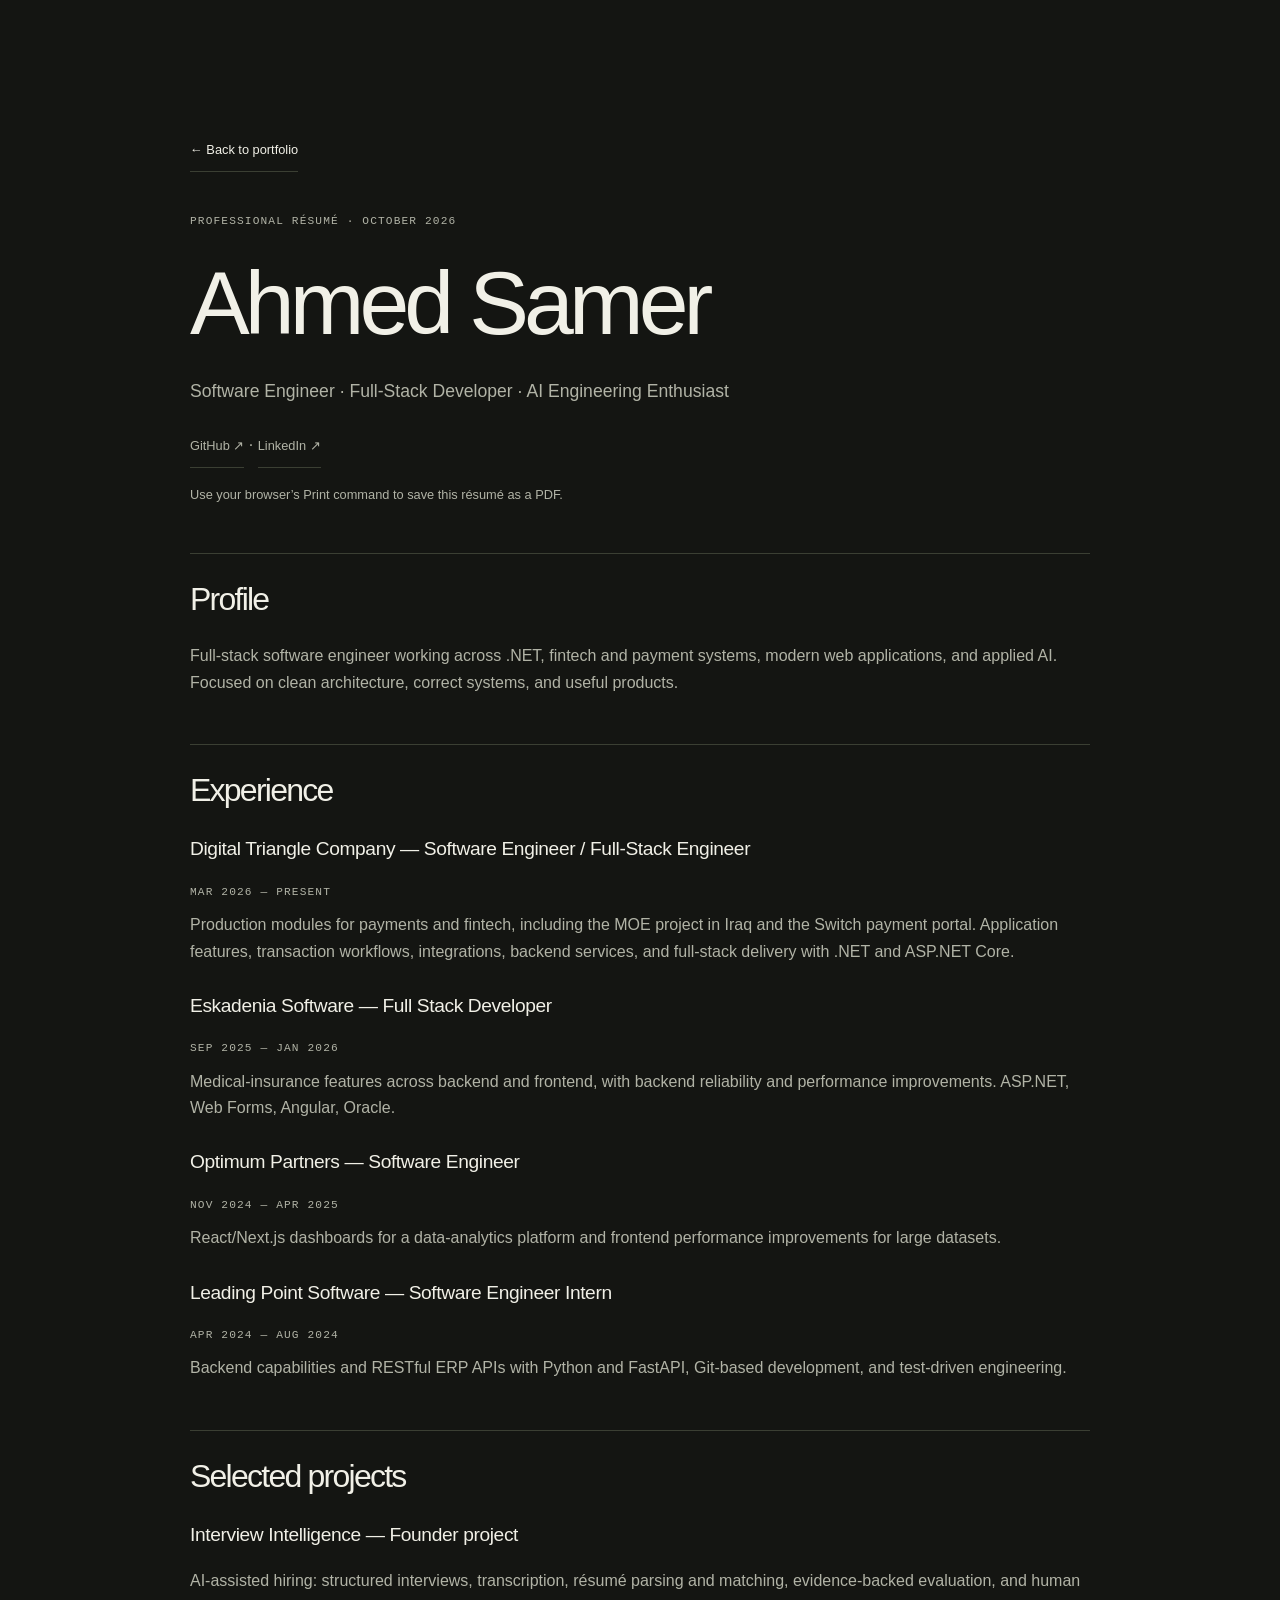
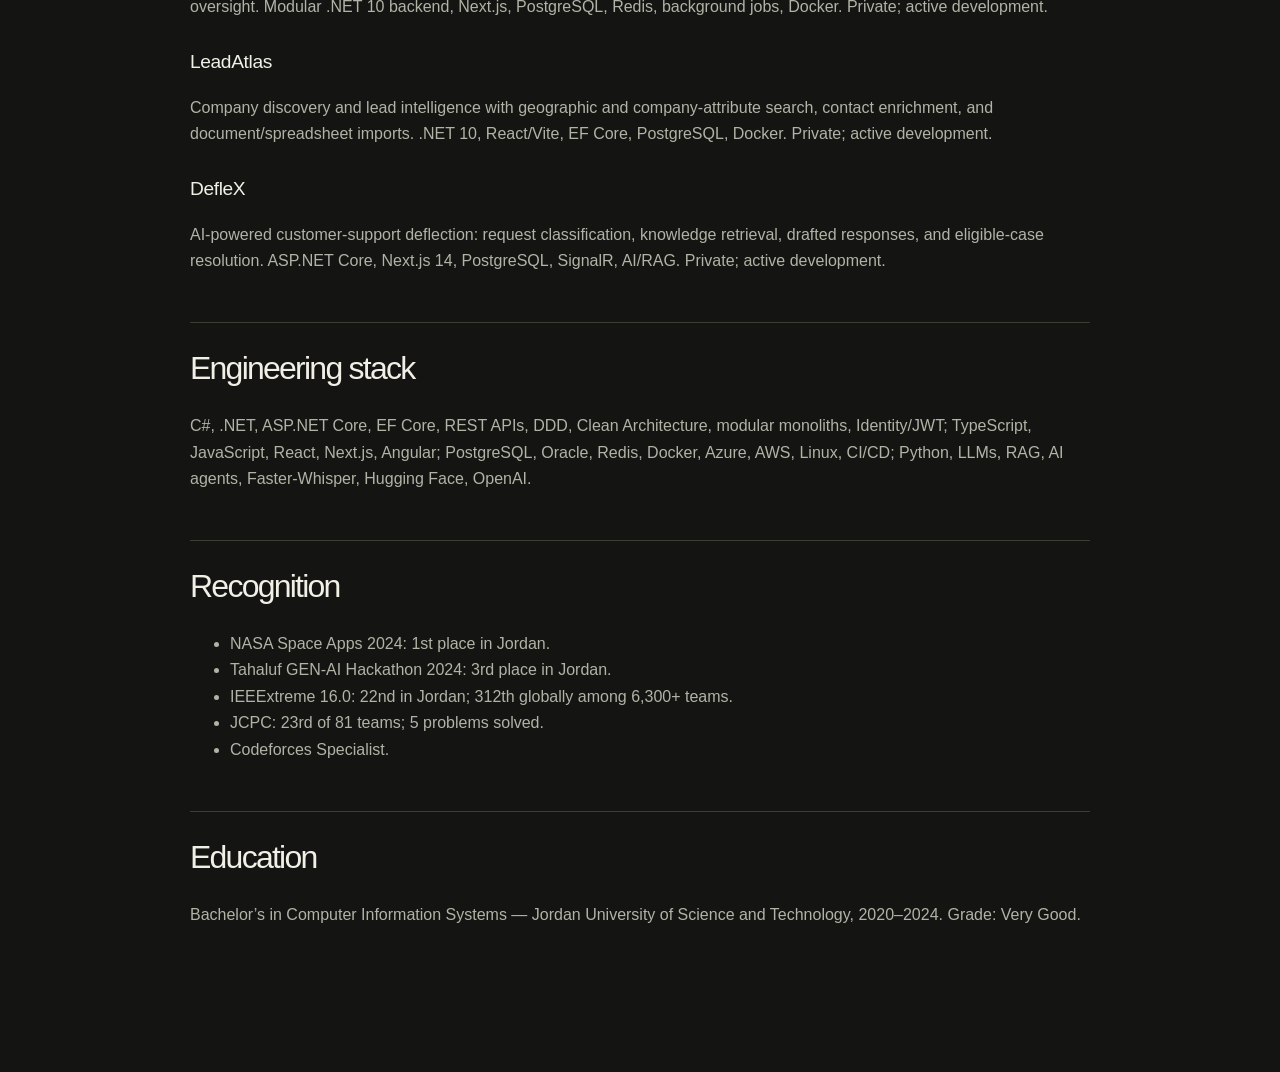
<file: resume.html>
<!doctype html>
<html lang="en">
<head>
  <meta charset="utf-8">
  <meta name="viewport" content="width=device-width, initial-scale=1">
  <meta name="description" content="Ahmed Samer — software engineering experience, projects, and education.">
  <title>Ahmed Samer — Résumé</title>
  <link rel="icon" href="./assets/favicon.svg" type="image/svg+xml">
  <link rel="stylesheet" href="./styles.css">
</head>
<body class="resume-page">
  <main class="shell section resume">
    <a class="text-link" href="./index.html">← Back to portfolio</a>
    <p class="eyebrow">Professional résumé · October 2026</p>
    <h1>Ahmed Samer</h1>
    <p class="lead">Software Engineer · Full-Stack Developer · AI Engineering Enthusiast</p>
    <p><a class="text-link" href="https://github.com/ahmed1v0">GitHub ↗</a> · <a class="text-link" href="https://www.linkedin.com/in/ahmed-shanableh-a5ab7620a/">LinkedIn ↗</a></p>
    <p class="resume-help">Use your browser’s Print command to save this résumé as a PDF.</p>
    <section aria-labelledby="resume-profile"><h2 id="resume-profile">Profile</h2><p>Full-stack software engineer working across .NET, fintech and payment systems, modern web applications, and applied AI. Focused on clean architecture, correct systems, and useful products.</p></section>
    <section aria-labelledby="resume-experience"><h2 id="resume-experience">Experience</h2>
      <article><h3>Digital Triangle Company — Software Engineer / Full-Stack Engineer</h3><p class="mono">Mar 2026 — Present</p><p>Production modules for payments and fintech, including the MOE project in Iraq and the Switch payment portal. Application features, transaction workflows, integrations, backend services, and full-stack delivery with .NET and ASP.NET Core.</p></article>
      <article><h3>Eskadenia Software — Full Stack Developer</h3><p class="mono">Sep 2025 — Jan 2026</p><p>Medical-insurance features across backend and frontend, with backend reliability and performance improvements. ASP.NET, Web Forms, Angular, Oracle.</p></article>
      <article><h3>Optimum Partners — Software Engineer</h3><p class="mono">Nov 2024 — Apr 2025</p><p>React/Next.js dashboards for a data-analytics platform and frontend performance improvements for large datasets.</p></article>
      <article><h3>Leading Point Software — Software Engineer Intern</h3><p class="mono">Apr 2024 — Aug 2024</p><p>Backend capabilities and RESTful ERP APIs with Python and FastAPI, Git-based development, and test-driven engineering.</p></article>
    </section>
    <section aria-labelledby="resume-projects"><h2 id="resume-projects">Selected projects</h2>
      <article><h3>Interview Intelligence — Founder project</h3><p>AI-assisted hiring: structured interviews, transcription, résumé parsing and matching, evidence-backed evaluation, and human oversight. Modular .NET 10 backend, Next.js, PostgreSQL, Redis, background jobs, Docker. Private; active development.</p></article>
      <article><h3>LeadAtlas</h3><p>Company discovery and lead intelligence with geographic and company-attribute search, contact enrichment, and document/spreadsheet imports. .NET 10, React/Vite, EF Core, PostgreSQL, Docker. Private; active development.</p></article>
      <article><h3>DefleX</h3><p>AI-powered customer-support deflection: request classification, knowledge retrieval, drafted responses, and eligible-case resolution. ASP.NET Core, Next.js 14, PostgreSQL, SignalR, AI/RAG. Private; active development.</p></article>
    </section>
    <section aria-labelledby="resume-skills"><h2 id="resume-skills">Engineering stack</h2><p>C#, .NET, ASP.NET Core, EF Core, REST APIs, DDD, Clean Architecture, modular monoliths, Identity/JWT; TypeScript, JavaScript, React, Next.js, Angular; PostgreSQL, Oracle, Redis, Docker, Azure, AWS, Linux, CI/CD; Python, LLMs, RAG, AI agents, Faster-Whisper, Hugging Face, OpenAI.</p></section>
    <section aria-labelledby="resume-awards"><h2 id="resume-awards">Recognition</h2><ul><li>NASA Space Apps 2024: 1st place in Jordan.</li><li>Tahaluf GEN-AI Hackathon 2024: 3rd place in Jordan.</li><li>IEEExtreme 16.0: 22nd in Jordan; 312th globally among 6,300+ teams.</li><li>JCPC: 23rd of 81 teams; 5 problems solved.</li><li>Codeforces Specialist.</li></ul></section>
    <section aria-labelledby="resume-education"><h2 id="resume-education">Education</h2><p>Bachelor’s in Computer Information Systems — Jordan University of Science and Technology, 2020–2024. Grade: Very Good.</p></section>
  </main>
</body>
</html>
</file>
<file: styles.css>
:root {
  color-scheme: dark;
  --bg: #141512;
  --surface: #1b1d18;
  --surface-raised: #24271f;
  --text: #f1f0e7;
  --muted: #b1b3a6;
  --sub: #95998a;
  --line: #3b3f33;
  --accent: #d5f478;
  --purple: #c3b5e6;
  --cyan: #b6d8d0;
  --mono: "Cascadia Code", "SFMono-Regular", Consolas, monospace;
  --sans: "Segoe UI", Arial, sans-serif;
  --shell: 1360px;
  --gutter: clamp(22px, 5vw, 80px);
  --space-section: clamp(80px, 10vw, 144px);
  --ease: cubic-bezier(.22, 1, .36, 1);
}
* { box-sizing: border-box; }
html { scroll-behavior: smooth; scroll-padding-top: 110px; }
body { margin: 0; background: var(--bg); color: var(--text); font-family: var(--sans); line-height: 1.65; -webkit-font-smoothing: antialiased; }
a { color: inherit; text-decoration: none; }
button { font: inherit; }
a, button, summary { -webkit-tap-highlight-color: transparent; }
button, summary { cursor: pointer; }
button { color: inherit; }
img, svg { display: block; max-width: 100%; }
img { height: auto; }
::selection { color: var(--bg); background: var(--accent); }
:focus-visible { outline: 2px solid var(--accent); outline-offset: 6px; }
[hidden], .hidden { display: none !important; }
h1, h2, h3, p { margin-top: 0; }
h1, h2, h3 { font-weight: 500; line-height: 1.1; letter-spacing: -.055em; text-wrap: balance; }
p { text-wrap: pretty; }
.shell { width: min(calc(100% - var(--gutter) * 2), var(--shell)); margin-inline: auto; }
.section { padding-block: var(--space-section); }
.eyebrow, .mono { font-family: var(--mono); font-size: .7rem; font-weight: 400; letter-spacing: .1em; text-transform: uppercase; }
.eyebrow { color: var(--accent); margin-bottom: 24px; }
.eyebrow i, .status-dot { display: inline-block; width: 6px; height: 6px; border-radius: 50%; background: var(--accent); margin-right: 10px; }
.sr-only { position: absolute; width: 1px; height: 1px; padding: 0; margin: -1px; overflow: hidden; clip-path: inset(50%); white-space: nowrap; border: 0; }
.skip-link { position: fixed; top: 12px; left: 16px; z-index: 100; padding: 12px 20px; color: var(--bg); background: var(--accent); transform: translateY(-150%); }
.skip-link:focus { transform: none; }
.site-header { position: sticky; top: 0; z-index: 50; background: var(--bg); border-bottom: 1px solid var(--line); }
.nav { min-height: 88px; display: flex; align-items: center; justify-content: space-between; gap: 28px; }
.brand { display: inline-flex; gap: 12px; align-items: center; font-size: 1rem; font-weight: 600; letter-spacing: -.04em; white-space: nowrap; }
.brand-mark { display: grid; place-items: center; background: var(--accent); color: var(--bg); width: 32px; height: 32px; font-size: 27px; font-weight: 400; line-height: 1; }
.navlinks { display: flex; align-items: center; gap: clamp(18px, 2.6vw, 40px); }
.navlinks a { color: var(--muted); font-size: .8rem; position: relative; padding-block: 12px; }
.navlinks a::after { content: ""; position: absolute; bottom: 4px; left: 0; width: 100%; height: 2px; background: var(--accent); transform: scaleX(0); transform-origin: left; transition: transform .25s var(--ease); }
.navlinks a:hover, .navlinks a[aria-current] { color: var(--text); }
.navlinks a:hover::after, .navlinks a[aria-current]::after { transform: scaleX(1); }
.nav-contact { font-size: .78rem; border-bottom: 1px solid var(--accent); padding: 9px 0; white-space: nowrap; }
.nav-contact span { color: var(--accent); margin-left: 18px; }
.menu-toggle { display: none; border: 1px solid var(--line); background: transparent; padding: 10px 14px; min-height: 44px; }
.scroll-progress { position: absolute; height: 2px; background: var(--accent); bottom: -1px; left: 0; width: 100%; transform: scaleX(0); transform-origin: left; }
.actions { display: flex; flex-wrap: wrap; align-items: center; gap: 12px; }
.btn { display: inline-flex; justify-content: space-between; align-items: center; gap: 30px; min-height: 52px; padding: 12px 21px; border: 1px solid var(--line); font-size: .8rem; font-weight: 500; transition: background .2s, color .2s, border-color .2s; }
.btn:hover { background: var(--surface-raised); border-color: var(--muted); }
.btn.primary { background: var(--accent); border-color: var(--accent); color: var(--bg); }
.btn.primary:hover { background: #e3ffa1; border-color: #e3ffa1; }
.text-link { display: inline-flex; align-items: center; gap: 14px; min-height: 44px; font-size: .8rem; border-bottom: 1px solid var(--line); }
.text-link:hover { color: var(--accent); border-color: var(--accent); }
.chips { display: flex; flex-wrap: wrap; gap: 6px; }
.chips span { color: var(--muted); font-family: var(--mono); font-size: .64rem; border: 1px solid var(--line); padding: 5px 9px; }
/* Shared content and filter primitives. */
.lead { color: var(--muted); font-size: 1.1rem; }
.filters { display: flex; flex-wrap: wrap; gap: 6px; }
.filters button { padding: 9px 14px; min-height: 44px; font-size: .75rem; border: 1px solid var(--line); background: transparent; color: var(--muted); }
.filters button:hover { border-color: var(--accent); }
.filters button[aria-pressed="true"] { color: var(--bg); background: var(--accent); border-color: var(--accent); }
.project { min-width: 0; border-top: 1px solid var(--line); }
.project p, .project li { color: var(--muted); font-size: .9rem; }
.cpgrid { display: grid; grid-template-columns: 1fr 1fr; gap: 24px; }
footer { min-height: 100px; display: flex; justify-content: space-between; align-items: center; gap: 24px; border-top: 1px solid var(--line); color: var(--muted); font-size: .75rem; }
.reveal { opacity: 1; }
@media (max-width: 1000px) {
  .nav { gap: 16px; }
  .navlinks { gap: 18px; }
  .nav-contact { display: none; }
}
@media (max-width: 760px) {
  html { scroll-padding-top: 100px; }
  .nav { flex-wrap: wrap; }
  .navlinks { width: 100%; flex-wrap: wrap; padding-bottom: 18px; }
  .nav-ready .menu-toggle { display: block; }
  .nav-ready .navlinks { display: none; }
  .nav-ready .navlinks.is-open { display: flex; }
  .cpgrid { grid-template-columns: 1fr; }
  footer { align-items: flex-start; flex-direction: column; justify-content: center; padding-block: 24px; gap: 8px; }
}
@media (prefers-reduced-motion: reduce) {
  html { scroll-behavior: auto; }
  *, *::before, *::after { animation: none !important; transition: none !important; }
}

/* Signature hero: typography and an explorable system, no rendering library. */
.hero { display: grid; align-items: center; position: relative; grid-template-columns: 1.05fr 1fr; column-gap: 24px; row-gap: 56px; padding-block: clamp(56px, 6vw, 100px) 0; }
.hero .eyebrow { font-size: clamp(.58rem, .8vw, .7rem); }
.hero h1 { position: relative; font-size: clamp(5rem, 8.8vw, 8.8rem); line-height: .94; letter-spacing: -.075em; margin-bottom: 30px; font-weight: 500; }
.hero h1 em { color: var(--accent); font-family: Georgia, "Times New Roman", serif; font-weight: 400; letter-spacing: -.065em; }
.hero h1 .hero-period { display: inline-block; color: var(--accent); font-size: .44em; vertical-align: top; margin: .3em 0 0 .2em; }
.hero-intro { font-size: clamp(1rem, 1.5vw, 1.2rem); line-height: 1.6; margin-bottom: 16px; }
.hero-intro > span { color: var(--muted); }
.hero-roles { font-family: var(--mono); font-size: .65rem; line-height: 1.9; color: var(--muted); margin-bottom: 30px; }
.hero-roles span { color: var(--accent); padding-inline: 5px; }
.resume-link { margin-left: 10px; }
.system-figure { min-width: 0; align-self: center; padding-top: 6px; }
.figure-caption { display: flex; justify-content: space-between; gap: 16px; color: var(--sub); font: .59rem/1.5 var(--mono); text-transform: uppercase; letter-spacing: .07em; border-top: 1px solid var(--line); padding-top: 16px; }
.system-art { color: var(--muted); padding-block: 12px; }
.system-art svg { width: 100%; height: auto; }
.construction { opacity: .4; }
.layer-plane { fill: var(--surface); fill-opacity: .85; stroke: #666f54; stroke-width: 1; }
.layer-side { fill: var(--bg); stroke: #444b39; }
.layer-grid { fill: none; stroke: #566047; stroke-width: .7; opacity: .55; }
.layer-trace { fill: none; stroke: #8a9c65; stroke-width: 1.5; }
.diagram-layer { transition: opacity .4s, transform .6s var(--ease); }
.system-figure[data-layer="systems"] .layer-systems .layer-plane,
.system-figure[data-layer="interfaces"] .layer-interfaces .layer-plane,
.system-figure[data-layer="intelligence"] .layer-intelligence .layer-plane { fill: url(#layer-fill); stroke: var(--accent); stroke-width: 1.5; }
.signal-line { fill: none; stroke: var(--accent); stroke-width: 1.5; stroke-dasharray: 3 5; }
.signal-node { fill: var(--accent); }
.diagram-labels { fill: var(--muted); stroke: none; font: 10px var(--mono); }
.diagram-labels path { stroke: var(--line); }
.system-controls { display: grid; grid-template-columns: repeat(3, 1fr); border-top: 1px solid var(--line); border-bottom: 1px solid var(--line); }
.system-controls button { color: var(--muted); background: transparent; border: 0; border-bottom: 2px solid transparent; padding: 15px 2px 13px; text-align: left; font: .7rem var(--sans); }
.system-controls button span { font: .55rem var(--mono); margin-right: 7px; color: var(--sub); }
.system-controls button[aria-pressed="true"] { color: var(--accent); border-bottom-color: var(--accent); }
.layer-description { font-size: .75rem; color: var(--muted); margin: 16px 0 0; min-height: 2.5em; }
.hero-footnote { grid-column: 1 / -1; display: flex; justify-content: space-between; gap: 24px; padding: 23px 0; border-block: 1px solid var(--line); color: var(--muted); font: .61rem/1.6 var(--mono); text-transform: uppercase; letter-spacing: .05em; }
.hero-footnote a { color: var(--text); }
.hero-footnote a span { color: var(--accent); padding-left: 18px; }
.resume { max-width: 900px; }
.resume > .eyebrow { margin-top: 40px; }
.resume h1 { font-size: clamp(3rem, 7vw, 6rem); margin-bottom: 24px; }
.resume section { margin-top: 48px; border-top: 1px solid var(--line); padding-top: 28px; }
.resume h2 { font-size: 2rem; }
.resume h3 { font-size: 1.2rem; letter-spacing: -.02em; line-height: 1.4; }
.resume article { margin-top: 28px; }
.resume p, .resume li { color: var(--muted); }
.resume-help { font-size: .8rem; }
@media (max-width: 1000px) and (min-width: 761px) {
  .hero h1 { font-size: 8.5vw; }
  .hero .actions { gap: 8px; }
  .hero .btn { gap: 18px; padding-inline: 16px; }
  .resume-link { margin-left: 0; }
}
@media (max-width: 760px) {
  .hero { grid-template-columns: 1fr; padding-top: 52px; row-gap: 48px; }
  .hero h1 { font-size: clamp(5rem, 19vw, 8rem); }
  .hero-copy { max-width: 550px; }
  .hero-intro { font-size: 1rem; }
  .system-figure { width: min(100%, 520px); justify-self: center; }
  .hero-footnote { flex-wrap: wrap; gap: 12px 20px; }
  .hero-footnote > span:nth-child(2) { display: none; }
}
@media print {
  :root { color-scheme: light; --bg: #fff; --text: #111; --muted: #333; --accent: #222; --line: #bbb; }
  .resume { width: 100%; padding: 0; }
  .resume > a, .resume-help { display: none; }
  .resume h1 { font-size: 30pt; }
  .resume h2 { font-size: 16pt; }
  .resume h3 { font-size: 12pt; }
  .resume p, .resume li { font-size: 10pt; }
  .resume section { margin-top: 22px; padding-top: 12px; }
  .resume article { break-inside: avoid; margin-top: 18px; }
  .resume h2, .resume h3 { break-after: avoid; }
  @page { margin: 16mm; }
}

/* V2: one spatial language, shared by the installation and project artwork. */
:root { --duration-fast: 180ms; --duration-medium: 420ms; --duration-reveal: 800ms; }
.hero { isolation: isolate; }
.hero::before { content: ""; position: absolute; z-index: -1; inset: 0 0 10% 45%; pointer-events: none; background: radial-gradient(ellipse at 55% 42%, #b5d1780c, transparent 65%); }
.hero-copy { position: relative; z-index: 1; }
.hero h1 { letter-spacing: -.08em; }
.hero-intro { max-width: 440px; }
.system-figure { position: relative; }
.system-art { position: relative; perspective: 900px; }
.system-art::before { content: ""; position: absolute; width: 52%; height: 16%; bottom: 7%; left: 24%; border-radius: 50%; background: #0008; filter: blur(22px); z-index: -1; }
.system-art svg { overflow: visible; transform-origin: 50% 60%; filter: drop-shadow(0 12px 12px #0004); }
.layer-side { fill: #11140f; stroke: #566048; }
.layer-plane { fill: #1a2017; fill-opacity: .94; }
.layer-grid { stroke: #7e8e66; opacity: .5; }
.signal-node { filter: drop-shadow(0 0 12px #d5f43330); }
.system-figure[data-layer="interfaces"] .layer-interfaces { transform: translateY(-7px); }
.system-figure[data-layer="intelligence"] .layer-intelligence { transform: translateY(-5px); }
.system-figure[data-layer="systems"] .layer-systems { transform: translateY(4px); }
.figure-caption::before { content: "+"; color: var(--accent); }
.figure-caption > span:first-child { margin-right: auto; }
@media (max-width: 760px) {
  .hero::before { inset: 35% -10px 0; }
  .hero h1 { margin-bottom: 32px; }
}
@media (prefers-reduced-motion: reduce) {
  .diagram-layer { transform: none !important; }
}

/* Work is a gallery of compositions followed by a concise project index. */
.section-heading { margin-bottom: 52px; }
.section-heading > div { display: flex; align-items: end; justify-content: space-between; gap: 40px; }
.section-heading h2 { font-size: clamp(3.2rem, 5.7vw, 6rem); line-height: .98; margin: 0; }
.section-heading h2 em { font: italic 1em/.98 Georgia, serif; letter-spacing: -.06em; color: var(--muted); }
.section-heading > div > p { color: var(--muted); max-width: 350px; font-size: .9rem; margin-bottom: 3px; }
.work-toolbar { display: flex; align-items: center; justify-content: space-between; gap: 24px; margin-bottom: 32px; }
.work-toolbar > span { color: var(--sub); font-size: .6rem; }
.projects { display: block; }
.project.feature-project { display: grid; grid-template-columns: .9fr 1.1fr; padding: 0; margin-bottom: 64px; border: 1px solid var(--line); }
.project-copy { padding: clamp(26px, 3.3vw, 50px); min-width: 0; }
.project-kicker { display: flex; flex-wrap: wrap; gap: 12px; justify-content: space-between; font: .6rem/1.5 var(--mono); text-transform: uppercase; color: var(--muted); margin-bottom: 42px; }
.project-status::before { content: ""; display: inline-block; width: 5px; height: 5px; background: var(--accent); border-radius: 50%; margin-right: 6px; }
.project-copy h3 { font-size: clamp(2.7rem, 4vw, 4.3rem); line-height: 1.02; margin-bottom: 28px; }
.accent-text { color: var(--accent); }
.project-copy .project-deck { font-size: 1.3rem; line-height: 1.4; color: var(--text); letter-spacing: -.025em; margin-bottom: 20px; }
.project-copy > p { font-size: .85rem; }
.project-facts { margin: 28px 0; }
.project-facts > div { margin-top: 14px; }
.project-facts dt { color: var(--sub); font: .6rem/1.5 var(--mono); text-transform: uppercase; letter-spacing: .05em; }
.project-facts dd { margin: 4px 0 0; font-size: .78rem; }
.project-details { margin-top: 28px; border-top: 1px solid var(--line); }
.project-details summary { display: flex; align-items: center; justify-content: space-between; gap: 16px; padding-block: 18px; font-size: .8rem; list-style: none; }
.project-details summary::-webkit-details-marker { display: none; }
.project-details summary span { color: var(--accent); font-size: 1.2rem; transition: transform var(--duration-medium) var(--ease); }
.project-details[open] summary span { transform: rotate(45deg); }
.detail-body { padding-bottom: 8px; }
.detail-body h4 { margin: 18px 0 8px; font-size: .8rem; font-weight: 500; color: var(--text); }
.detail-body p { font-size: .8rem; margin-bottom: 18px; }
.project-availability { display: block; color: var(--sub); font: .6rem/1.6 var(--mono); margin-top: 22px; }
.project-art { position: relative; min-width: 0; min-height: 650px; margin: 0; overflow: hidden; display: flex; flex-direction: column; justify-content: space-between; padding: 28px; isolation: isolate; }
.art-caption { display: flex; justify-content: space-between; gap: 16px; font: .57rem/1.6 var(--mono); text-transform: uppercase; letter-spacing: .06em; z-index: 2; }
.project-art figcaption { position: relative; z-index: 2; font: .55rem/1.6 var(--mono); margin-top: auto; padding-top: 24px; }
.interview-art { background: #e7e9db; color: #303a29; }
.interview-art::before { content: ""; position: absolute; inset: 0; z-index: -1; background-image: radial-gradient(#71806142 .7px, transparent .7px); background-size: 15px 15px; mask-image: linear-gradient(#000, transparent); }
.interview-orbit { position: absolute; inset: 12% -24%; transform: rotate(-28deg); z-index: -1; }
.interview-orbit i { position: absolute; border: 1px solid #66745830; width: 100%; height: 70%; border-radius: 50%; top: 15%; }
.interview-orbit i:nth-child(2) { transform: rotate(60deg); }
.interview-orbit i:nth-child(3) { transform: rotate(120deg); }
.interview-orbit > span { position: absolute; font-size: 5rem; right: 14%; top: 4%; color: #556a37; }
.evidence-composition { position: relative; width: 84%; max-width: 400px; margin: 75px auto; perspective: 900px; }
.evidence-sheet { border: 1px solid #bac2ab; padding: 26px; background: #f4f5ed; box-shadow: 10px 30px 45px #2833181a; }
.sheet-front { position: relative; transform: rotate(-7deg); }
.sheet-back { position: absolute; inset: 0; transform: rotate(8deg) translate(18px, -30px); background: #ced8be; }
.sheet-back > span { font: .55rem var(--mono); }
.sheet-back i { display: block; width: 75%; height: 6px; background: #7a8c5b33; margin-top: 16px; }
.sheet-front > .mono { font-size: .58rem; }
.waveform { display: flex; align-items: center; gap: 4px; height: 98px; margin-block: 18px; }
.waveform i { flex: 1; height: 20%; background: #7d9259; min-width: 2px; }
.waveform i:nth-child(3n) { height: 65%; }
.waveform i:nth-child(4n) { height: 40%; }
.waveform i:nth-child(5n) { height: 85%; }
.waveform i:nth-child(7n) { height: 100%; background: #3e572d; }
.evidence-route { display: flex; justify-content: space-between; gap: 8px; border-block: 1px solid #b9c1ac; padding-block: 13px; font: .51rem var(--mono); }
.sheet-front > p { color: #293720; font-size: clamp(1.8rem, 2.6vw, 2.8rem); line-height: 1.1; letter-spacing: -.05em; margin: 30px 0; }
.sheet-front > p em { font-family: Georgia, serif; font-weight: 400; }
.review-note { font-size: .61rem; color: #47543e; }
.review-note span { margin-right: 7px; }
.leadatlas-project { --accent: #c8b9e9; }
.project.leadatlas-project { grid-template-columns: 1.1fr .9fr; }
.atlas-art { background: #c8bedc; color: #464057; min-height: 630px; }
.atlas-art::before { content: ""; position: absolute; width: 65%; height: 50%; left: 18%; top: 10%; background: radial-gradient(#f4edff85, transparent 65%); z-index: -1; }
.atlas-map { margin: 25px -10px 0; }
.atlas-label { margin: -20px 0 0 20px; position: relative; }
.atlas-label .mono { font-size: .57rem; }
.atlas-label p { font-size: clamp(2.5rem, 4.5vw, 5rem); line-height: .98; color: #30283e; margin-top: 15px; letter-spacing: -.06em; }
.atlas-label p em { font-family: Georgia, serif; }
.project.index-project { display: grid; grid-template-columns: 40px minmax(190px, .8fr) minmax(200px, 1.2fr) 52px; gap: 32px; padding-block: 34px; align-items: start; transition: border-color var(--duration-fast), background var(--duration-fast); }
.project.index-project:hover { border-color: var(--accent); }
.project-number { font: .63rem var(--mono); color: var(--sub); padding-top: 6px; }
.index-title > .mono { color: var(--sub); font-size: .58rem; }
.index-title h3 { font-size: clamp(1.6rem, 2.5vw, 2.4rem); margin: 12px 0 0; }
.index-description p, p.index-description { margin: 2px 0 18px; font-size: .85rem; }
.index-description .chips span { border: 0; padding: 3px 10px 3px 0; font-size: .6rem; }
.project a.project-arrow { display: grid; place-items: center; margin: 0; padding: 0; width: 48px; height: 48px; border: 1px solid var(--line); border-radius: 50%; color: var(--text); font-size: 1.4rem; transition: background var(--duration-fast), color var(--duration-fast), transform var(--duration-fast); }
.project a.project-arrow:hover { color: var(--bg); background: var(--accent); border-color: var(--accent); transform: rotate(45deg); }
.index-symbol { color: var(--accent); font-size: 2rem; text-align: center; line-height: 1.4; }
.index-project.compact-project { padding-block: 26px; }
.compact-project .index-title h3 { font-size: 1.4rem; }
@media (max-width: 1000px) {
  .project.feature-project, .project.leadatlas-project { grid-template-columns: 1fr 1fr; }
  .project-copy { padding: 26px; }
  .project-kicker { margin-bottom: 30px; }
  .project-art { min-height: 580px; padding: 22px; }
  .evidence-composition { width: 92%; }
  .evidence-sheet { padding: 20px; }
  .project.index-project { grid-template-columns: 24px minmax(160px, .8fr) minmax(160px, 1fr) 44px; gap: 20px; }
  .project a.project-arrow { width: 44px; height: 44px; }
  .work-toolbar .filters { margin-top: 0; }
}
@media (max-width: 760px) {
  .section-heading > div { display: block; }
  .section-heading > div > p { margin-top: 24px; }
  .section-heading h2 { font-size: clamp(3rem, 12vw, 5rem); }
  .work-toolbar { display: block; }
  .work-toolbar > span { display: block; margin-bottom: 20px; }
  .filters { gap: 6px; }
  .filters button { padding-inline: 12px; }
  .project.feature-project, .project.leadatlas-project { grid-template-columns: 1fr; margin-bottom: 40px; }
  .project-art { min-height: 500px; grid-row: 1; }
  .project-copy { padding: 28px 24px; }
  .project-copy h3 { font-size: 2.8rem; }
  .evidence-composition { width: 78%; margin: 65px auto; }
  .sheet-front > p { font-size: 2rem; }
  .atlas-art { min-height: 530px; }
  .atlas-label p { font-size: 3.4rem; }
  .project.index-project { grid-template-columns: 24px 1fr 44px; gap: 18px 14px; }
  .index-title { grid-column: 2; }
  .index-description { grid-row: 2; grid-column: 2 / -1; }
  .project-arrow, .index-symbol { grid-row: 1; grid-column: 3; }
  .index-title h3 { font-size: 1.65rem; }
}
@media (max-width: 380px) {
  .project-copy { padding: 24px 20px; }
  .project-copy h3 { font-size: 2.4rem; }
  .project-art { min-height: 460px; padding: 18px; }
  .evidence-composition { width: 88%; }
  .evidence-sheet { padding: 18px; }
  .art-caption { font-size: .5rem; }
  .filters button { padding-inline: 10px; font-size: .7rem; }
}

/* The Living Blueprint connects the spatial artwork to actual project decisions. */
.blueprint-selector { display: flex; justify-content: space-between; align-items: center; gap: 16px; margin-top: 20px; }
.blueprint-selector label { font: .58rem/1.5 var(--mono); color: var(--muted); max-width: 110px; }
.blueprint-selector select { min-width: 0; width: 220px; max-width: 65%; min-height: 42px; padding: 8px 28px 8px 12px; color: var(--text); background: var(--surface); border: 1px solid var(--line); border-radius: 0; font: .72rem var(--sans); cursor: pointer; }
.system-art svg { height: clamp(260px, 26vw, 390px); width: 100%; }
.blueprint-insight { min-height: 112px; padding-top: 18px; }
.blueprint-insight > .mono { display: block; font-size: .55rem; color: var(--sub); margin-bottom: 8px; }
.blueprint-insight > strong { display: block; font-size: .94rem; font-weight: 500; letter-spacing: -.02em; }
.blueprint-insight p { font-size: .74rem; line-height: 1.65; color: var(--muted); margin: 7px 0 0; max-width: 440px; }
.blueprint-link { font-size: .7rem; min-height: 40px; border: 0; color: var(--accent); }
.blueprint-note { display: block; font: .52rem/1.5 var(--mono); color: var(--sub); margin-top: 4px; }
.system-figure[data-project="leadatlas"] { --accent: #c8b9e9; }
.system-figure[data-project="deflex"] { --accent: #a6d2d0; }
@media (max-width: 760px) {
  .system-art svg { height: auto; }
  .blueprint-insight { min-height: 125px; }
  .blueprint-selector { margin-top: 18px; }
}

/* Motion has a beginning and an end. The page never waits on animation to work. */
.title-line { display: block; overflow: clip; padding-bottom: .12em; margin-bottom: -.12em; }
.hero h1 .title-line, .hero h1 .title-line > span { color: var(--text); }
.title-line > span { display: block; }
.motion-ready .title-line > span { animation: title-arrive 900ms var(--ease) both; }
.motion-ready .title-line:nth-child(2) > span { animation-delay: 100ms; }
.motion-ready .hero-intro, .motion-ready .hero-roles, .motion-ready .hero-copy .actions { animation: content-arrive 800ms var(--ease) both; animation-delay: 180ms; }
.motion-ready .hero-copy .actions { animation-delay: 260ms; }
.motion-ready .system-art svg { animation: blueprint-arrive 1100ms var(--ease) both; }
.is-entering { animation: content-arrive var(--duration-reveal) var(--ease) both; }
.depth-enabled { transform: perspective(900px) rotateX(var(--rotate-x, 0deg)) rotateY(var(--rotate-y, 0deg)); transition: transform 500ms var(--ease); }
.depth-enabled:hover { transition-duration: 150ms; }
.system-art::after { content: ""; position: absolute; pointer-events: none; inset: 0; background: radial-gradient(ellipse at var(--light-x, 50%) var(--light-y, 50%), #d5f4780c, transparent 50%); opacity: 0; transition: opacity var(--duration-medium); }
.system-art.depth-enabled:hover::after { opacity: 1; }
.btn > span, .text-link > span, .nav-contact > span { display: inline-block; transition: transform var(--duration-medium) var(--ease); }
.btn:hover > span, .text-link:hover > span, .nav-contact:hover > span { transform: translate(3px, -3px); }
.btn.primary:hover > span { transform: translate(3px, 3px); }
@keyframes title-arrive { from { transform: translateY(110%); opacity: 0; } to { transform: none; opacity: 1; } }
@keyframes content-arrive { from { transform: translateY(18px); opacity: .15; } to { transform: none; opacity: 1; } }
@keyframes blueprint-arrive { from { transform: translateY(18px) scale(.96); opacity: .1; } to { transform: none; opacity: 1; } }
@media (prefers-reduced-motion: reduce) {
  .depth-enabled, .is-entering, .title-line > span { transform: none !important; opacity: 1 !important; }
  .system-art::after { display: none; }
}

/* Editorial story: an open composition, with a quiet margin and a strong thesis. */
.about-section { background: #e6e7dc; color: #22271d; --accent: #414e2c; --muted: #535c49; --sub: #535c49; --line: #bfc4b2; --text: #22271d; }
.about-section :focus-visible { outline-color: #303b20; }
.about-editorial { display: grid; grid-template-columns: .35fr 1fr; gap: 60px; }
.about-margin .eyebrow { color: #535c49; }
.editorial-mark { display: block; font-size: 7rem; line-height: 1; margin-block: 42px; color: #6b7c50; }
.about-margin > .mono { line-height: 1.9; font-size: .57rem; }
.about-story h2 { font-size: clamp(2.6rem, 4.4vw, 4.5rem); line-height: 1.08; margin-bottom: 36px; }
.about-story h2 em { font-family: Georgia, serif; font-weight: 400; }
.story-lead { font-size: 1.28rem; max-width: 620px; line-height: 1.6; }
.story-columns { display: grid; grid-template-columns: 1fr 1fr; gap: 36px; color: var(--muted); font-size: .88rem; }
.principles-strip { display: grid; grid-template-columns: repeat(4, 1fr); gap: 40px; border-top: 1px solid var(--line); margin-top: 72px; padding-top: 32px; }
.principles-strip article > span { font: .6rem/1.6 var(--mono); text-transform: uppercase; color: var(--muted); }
.principles-strip h3 { font-size: 1.5rem; margin: 24px 0 16px; letter-spacing: -.04em; }
.principles-strip p { font-size: .8rem; color: var(--muted); margin: 0; }
/* Connected career milestones; current status belongs beside the dates. */
.career-section { display: grid; grid-template-columns: .65fr 1fr; gap: 100px; }
.career-heading { align-self: start; position: sticky; top: 130px; }
.career-heading h2 { font-size: clamp(3.2rem, 5.2vw, 5.2rem); line-height: 1.02; margin-bottom: 30px; }
.career-heading h2 em { font-family: Georgia, serif; color: var(--muted); }
.career-heading > p:not(.eyebrow) { color: var(--muted); font-size: .9rem; }
.timeline { border-left: 1px solid var(--line); padding-left: 38px; }
.career-entry { position: relative; padding: 0 0 40px; margin-bottom: 38px; border-bottom: 1px solid var(--line); }
.career-entry:last-child { margin-bottom: 0; padding-bottom: 0; border: 0; }
.career-entry::before { content: ""; position: absolute; left: -43px; top: 6px; width: 9px; height: 9px; background: var(--bg); border: 1px solid var(--sub); border-radius: 50%; }
.career-entry:first-child::before { background: var(--accent); border-color: var(--accent); box-shadow: 0 0 0 5px #d5f47810; }
.career-date { display: flex; align-items: center; flex-wrap: wrap; gap: 12px; margin-bottom: 22px; font: .62rem/1.6 var(--mono); color: var(--muted); }
.current-status { display: inline-flex; align-items: center; align-self: center; gap: 6px; color: var(--accent); font-size: .57rem; white-space: nowrap; }
.current-status i { width: 4px; height: 4px; border-radius: 50%; background: currentColor; }
.career-entry h3 { font-size: clamp(1.5rem, 2.2vw, 2.2rem); line-height: 1.2; margin-bottom: 12px; }
.career-entry .career-company { color: var(--accent); font-size: .8rem; margin-bottom: 20px; }
.career-entry > p { color: var(--muted); font-size: .86rem; }
/* Illustrated technology groups: tools, context, and the layer they serve. */
.stack-section { background: var(--surface); }
.stack-grid { display: grid; grid-template-columns: repeat(2, 1fr); gap: 1px; background: var(--line); border: 1px solid var(--line); }
.stack-panel { background: var(--surface); padding: 36px; --stack-accent: #d5f478; }
.frontend-panel { --stack-accent: #b1d3d4; }
.data-panel { --stack-accent: #cbc0e2; }
.ai-panel { --stack-accent: #e6c795; }
.stack-panel-top { display: flex; justify-content: space-between; align-items: center; margin-bottom: 40px; color: var(--sub); }
.stack-panel-top > span:first-child { font-size: .58rem; }
.stack-panel-top > span:last-child { font-size: 1.4rem; color: var(--stack-accent); line-height: 1; }
.stack-identity { display: flex; align-items: center; gap: 24px; margin-bottom: 26px; }
.stack-emblem { position: relative; display: grid; place-items: center; width: 84px; height: 84px; flex-shrink: 0; color: #151515; background: var(--stack-accent); border-radius: 50%; }
.stack-emblem::before { content: ""; position: absolute; inset: -6px; border: 1px solid var(--line); border-radius: 50%; }
.stack-identity h3 { font-size: clamp(1.8rem, 2.8vw, 2.6rem); margin: 0; line-height: 1.1; }
.stack-panel > p { color: var(--muted); font-size: .86rem; max-width: 440px; margin-bottom: 24px; }
.stack-panel .chips span { border: 0; padding: 5px 12px 5px 0; color: var(--muted); font-size: .65rem; }
.stack-route { display: flex; align-items: center; gap: 16px; margin: 26px 0; font: .64rem var(--mono); }
.stack-route span { border: 1px solid var(--line); padding: 9px 12px; }
.stack-route i { color: var(--stack-accent); font-style: normal; }
.technology-icons { display: flex; gap: 22px; flex-wrap: wrap; margin: 28px 0 22px; }
.technology-icons > span { display: inline-flex; gap: 8px; align-items: center; font-size: .72rem; }
.technology-icons img, .practice-heading > img { filter: invert(.92); }
.practice-panel { grid-column: 1 / -1; background: var(--bg); padding: 34px 36px; display: grid; grid-template-columns: 1fr .8fr 1fr; align-items: center; gap: 40px; }
.practice-heading { display: flex; align-items: center; gap: 20px; }
.practice-heading .mono { color: var(--sub); font-size: .58rem; }
.practice-heading h3 { font-size: 1.3rem; margin: 8px 0 0; }
.practice-panel > p { color: var(--muted); font-size: .8rem; margin: 0; }
.practice-panel .chips { justify-content: flex-end; }
/* Recognition uses an editorial scoreboard; optional remote images stay secondary. */
.recognition-row { display: grid; grid-template-columns: 130px 1fr 130px; gap: 32px; align-items: center; padding-block: 28px; border-top: 1px solid var(--line); }
.award-place { font-size: 3.5rem; line-height: 1; font-weight: 300; letter-spacing: -.07em; color: var(--accent); }
.award-place sup { font: .8rem var(--mono); vertical-align: top; display: inline-block; padding-top: 8px; letter-spacing: -.03em; }
.recognition-row h3 { font-size: 1.5rem; margin-bottom: 8px; }
.recognition-row p { color: var(--muted); font-size: .8rem; margin: 0; }
.award-type { justify-self: end; font: .59rem var(--mono); color: var(--sub); text-transform: uppercase; }
.problem-solving { display: flex; align-items: end; justify-content: space-between; gap: 40px; border-top: 1px solid var(--line); padding-top: 40px; margin-top: 20px; }
.problem-solving .eyebrow { font-size: .6rem; }
.problem-solving h3 { font-size: 2rem; margin-bottom: 16px; }
.problem-solving p:not(.eyebrow) { color: var(--muted); font-size: .85rem; max-width: 480px; margin: 0; }
.profile-links { display: flex; flex-direction: column; }
.profile-snapshots { border-block: 1px solid var(--line); margin-top: 36px; }
.profile-snapshots > summary { display: flex; justify-content: space-between; gap: 16px; padding: 20px 0; font-size: .8rem; list-style: none; }
.profile-snapshots > summary::-webkit-details-marker { display: none; }
.profile-snapshots summary > span { color: var(--accent); }
.profile-snapshots[open] summary > span { transform: rotate(45deg); }
.profile-snapshot { background: var(--surface); padding: 20px; margin-bottom: 24px; }
.profile-snapshot > span { font-size: .75rem; display: block; margin-bottom: 18px; }
.profile-snapshot img { width: 100%; height: auto; aspect-ratio: 3 / 2; object-fit: contain; }
.snapshot-status { color: var(--muted); font-size: .8rem; margin-block: 24px; }
.github-activity { display: grid; grid-template-columns: .8fr 1.2fr; gap: 60px; margin-top: 64px; }
.github-intro .eyebrow { font-size: .6rem; }
.github-intro h3 { font-size: 3.4rem; margin-bottom: 26px; }
.github-stats { display: flex; gap: 40px; margin-bottom: 20px; }
.github-stats strong { display: block; font-weight: 400; font-size: 1.5rem; }
.github-stats span { color: var(--muted); font-size: .7rem; }
.github-feed { border-top: 1px solid var(--line); }
.feed-heading { display: flex; flex-wrap: wrap; justify-content: space-between; gap: 12px; padding-block: 20px; }
.feed-heading .mono { font-size: .6rem; }
#activity-status { font: .55rem var(--mono); color: var(--sub); }
#activity-list { list-style: none; padding: 0; margin: 0; }
#activity-list li { display: flex; flex-wrap: wrap; gap: 6px 10px; border-top: 1px solid var(--line); padding-block: 20px; color: var(--muted); font-size: .8rem; }
#activity-list a { color: var(--text); overflow-wrap: anywhere; }
#activity-list a:hover { color: var(--accent); }
#activity-list time { width: 100%; color: var(--sub); font: .6rem var(--mono); margin-top: 6px; }
.feed-note { font-size: .65rem; color: var(--sub); margin-top: 16px; }
.education-section { display: grid; grid-template-columns: 1fr 1fr; gap: 100px; padding-block: 60px 100px; border-top: 1px solid var(--line); }
.education-section h2 { font-size: clamp(2.5rem, 4vw, 4rem); margin-bottom: 0; }
.education-degree { font-size: 1rem; }
.education-grade { display: inline-block; color: var(--accent); font: .65rem var(--mono); margin: 10px 0 20px; }
.education-section > div > p:last-child:not(.eyebrow) { color: var(--muted); font-size: .85rem; }
/* A light-filled closing scene carries the same four-point signature. */
.contact-section { background: var(--accent); color: var(--bg); padding: 36px 0 0; overflow: hidden; }
.contact-section :focus-visible { outline-color: var(--bg); }
.contact-layout { position: relative; isolation: isolate; }
.contact-topline { display: flex; justify-content: space-between; gap: 24px; padding-bottom: 26px; border-bottom: 1px solid #14151240; }
.contact-topline .mono { font-size: .6rem; }
.contact-message { padding-block: 65px; position: relative; z-index: 1; }
.contact-message h2 { font-size: clamp(3.2rem, 6.6vw, 7rem); line-height: 1.02; margin-bottom: 26px; max-width: 1000px; }
.contact-message h2 em { font-family: Georgia, serif; font-weight: 400; }
.contact-message > p { font-size: .95rem; color: #3e492b; margin-bottom: 32px; }
.contact-cta { display: inline-flex; align-items: center; gap: 36px; padding: 14px 20px; min-height: 56px; color: var(--text); background: var(--bg); font-size: .82rem; }
.contact-cta span { transition: transform var(--duration-medium) var(--ease); }
.contact-cta:hover span { transform: translate(4px, -4px); }
.contact-signal { position: absolute; right: -60px; top: 55px; font-size: 33rem; line-height: 1; font-weight: 300; color: #6d833e20; z-index: -1; transform: rotate(15deg); }
.contact-bottom { display: flex; flex-wrap: wrap; gap: 32px; border-top: 1px solid #14151240; padding-block: 24px; }
.contact-bottom a { font-size: .75rem; padding-block: 8px; }
.contact-bottom a:hover { text-decoration: underline; text-underline-offset: 5px; }
/* The navigation floats as one calm, solid surface. */
.site-header { top: 12px; width: min(calc(100% - var(--gutter) * 2), var(--shell)); margin: 12px auto 0; border: 1px solid var(--line); box-shadow: 0 12px 28px #0002; }
.site-header .nav { width: 100%; min-height: 72px; padding-inline: 22px; }
@media (max-width: 1000px) {
  .about-editorial { grid-template-columns: .28fr 1fr; gap: 36px; }
  .career-section { gap: 50px; }
  .principles-strip { gap: 24px; }
  .stack-panel { padding: 28px; }
  .practice-panel { grid-template-columns: 1fr 1fr; gap: 24px; }
  .practice-panel > .chips { grid-column: 1 / -1; justify-content: flex-start; }
  .recognition-row { grid-template-columns: 100px 1fr 100px; gap: 20px; }
  .github-activity, .education-section { gap: 40px; }
  .contact-signal { right: -100px; font-size: 28rem; }
}
@media (max-width: 760px) {
  .site-header { width: calc(100% - 28px); top: 8px; margin-top: 8px; }
  .site-header .nav { padding-inline: 14px; min-height: 64px; }
  .site-header .navlinks { padding-top: 4px; }
  .about-editorial, .career-section, .stack-grid, .github-activity, .education-section { grid-template-columns: 1fr; }
  .about-editorial { gap: 12px; }
  .about-margin { display: flex; justify-content: space-between; align-items: center; }
  .about-margin .eyebrow { margin-bottom: 16px; }
  .about-margin > .mono { display: none; }
  .editorial-mark { font-size: 3rem; margin: 0 0 16px; }
  .about-story h2 { font-size: 2.6rem; }
  .story-lead { font-size: 1.15rem; }
  .story-columns { grid-template-columns: 1fr; gap: 0; }
  .principles-strip { grid-template-columns: 1fr 1fr; gap: 32px 24px; margin-top: 48px; }
  .principles-strip h3 { font-size: 1.3rem; margin-top: 16px; }
  .career-heading { position: static; }
  .career-section { gap: 48px; }
  .timeline { padding-left: 25px; margin-left: 4px; }
  .career-entry::before { left: -30px; }
  .career-entry h3 { font-size: 1.65rem; }
  .stack-panel { padding: 28px 24px; }
  .stack-panel-top { margin-bottom: 28px; }
  .stack-emblem { width: 68px; height: 68px; }
  .stack-emblem img { width: 36px; height: 36px; }
  .stack-identity { gap: 22px; }
  .stack-identity h3 { font-size: 1.9rem; }
  .practice-panel { grid-template-columns: 1fr; padding: 28px 24px; }
  .practice-panel > .chips { grid-column: auto; }
  .recognition-row { grid-template-columns: 80px 1fr; gap: 20px; }
  .award-type { display: none; }
  .award-place { font-size: 2.8rem; }
  .recognition-row h3 { font-size: 1.2rem; }
  .recognition-row p { font-size: .75rem; }
  .problem-solving { display: block; }
  .profile-links { margin-top: 24px; align-items: start; }
  .github-activity { margin-top: 48px; }
  .education-section { padding-bottom: 70px; gap: 28px; }
  .contact-topline > .mono:last-child { display: none; }
  .contact-message { padding-block: 48px; }
  .contact-message h2 { font-size: clamp(2.7rem, 10.5vw, 4.6rem); }
  .contact-message > p { font-size: .85rem; }
  .contact-signal { right: -130px; top: 80px; font-size: 22rem; }
  .contact-bottom { gap: 12px 24px; }
}
@media (max-width: 380px) {
  .brand { gap: 8px; font-size: .9rem; }
  .hero h1 { font-size: clamp(3.8rem, 19vw, 4.5rem); }
  .menu-toggle { font-size: .75rem; padding-inline: 10px; }
  .principles-strip { grid-template-columns: 1fr; }
  .stack-identity h3 { font-size: 1.65rem; }
  .technology-icons { gap: 16px; }
  .stack-route { gap: 10px; font-size: .58rem; }
  .stack-route span { padding: 7px 9px; }
}
</file>
